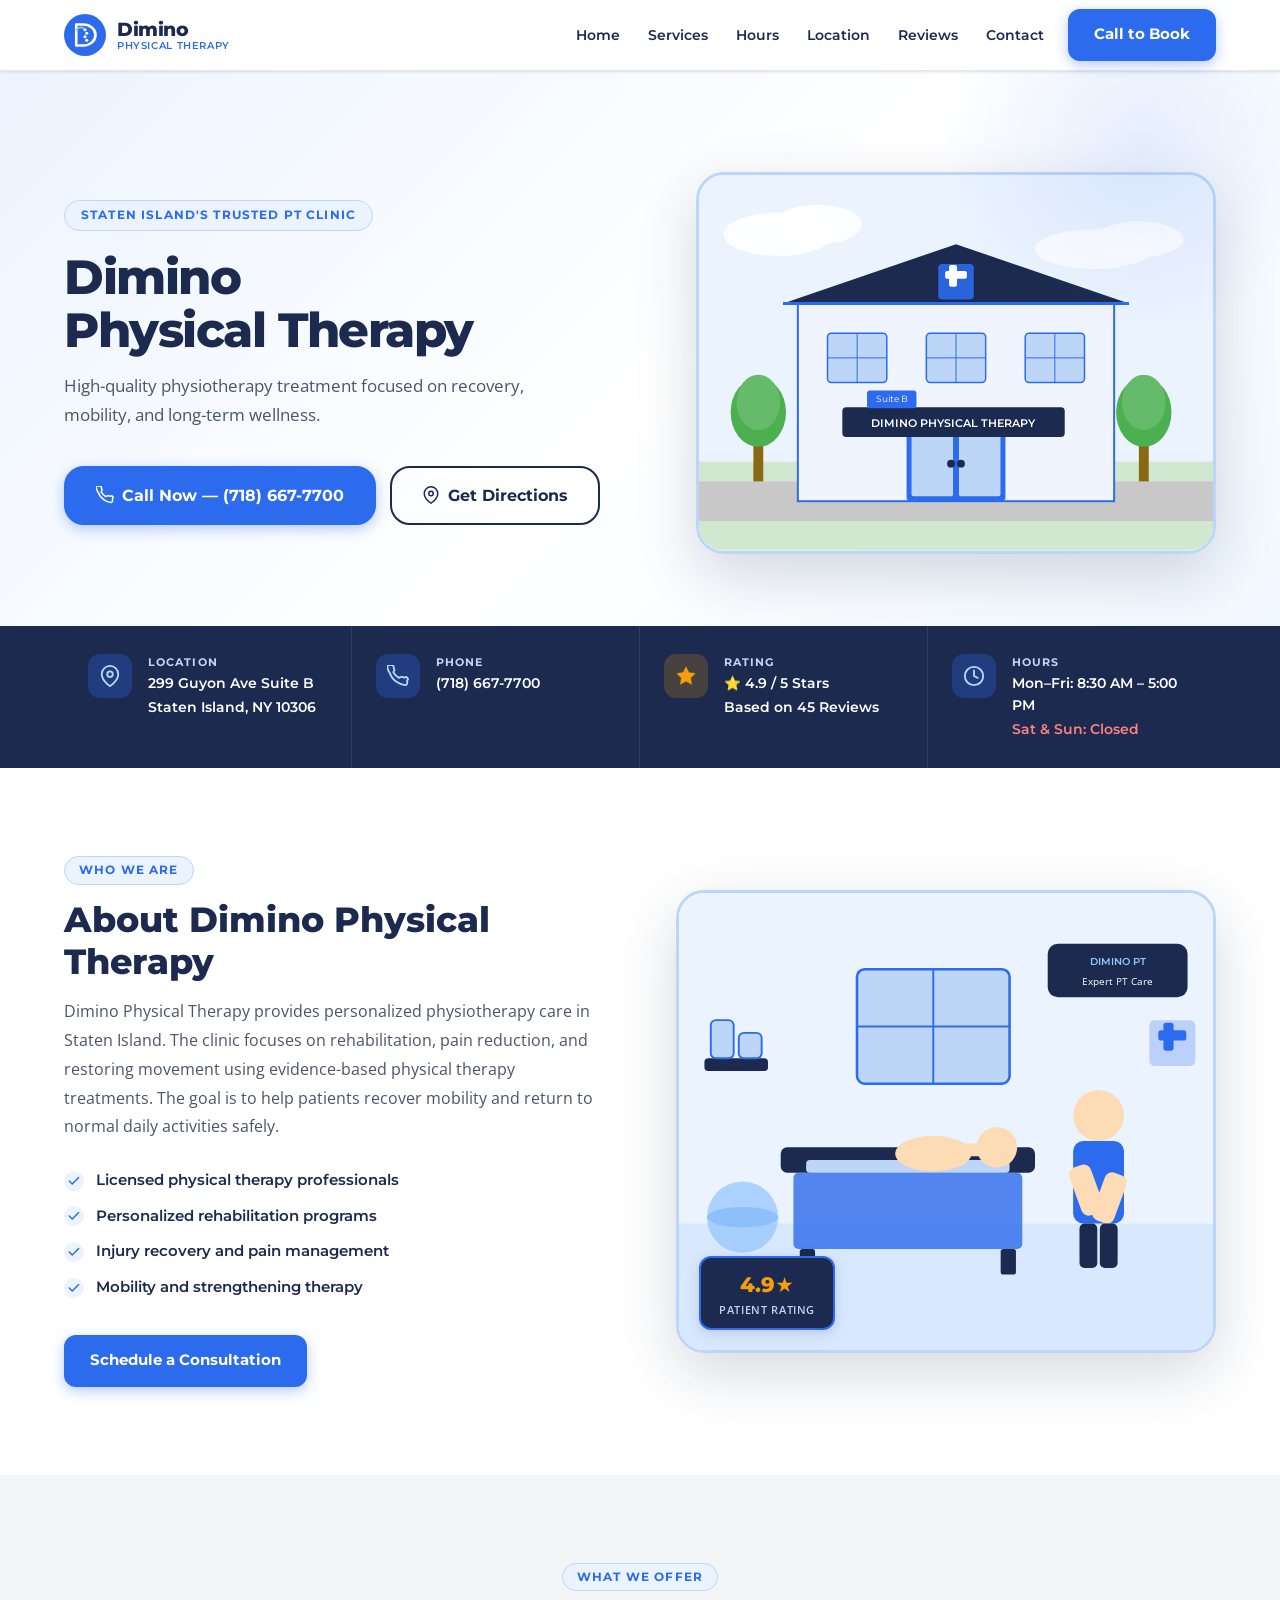
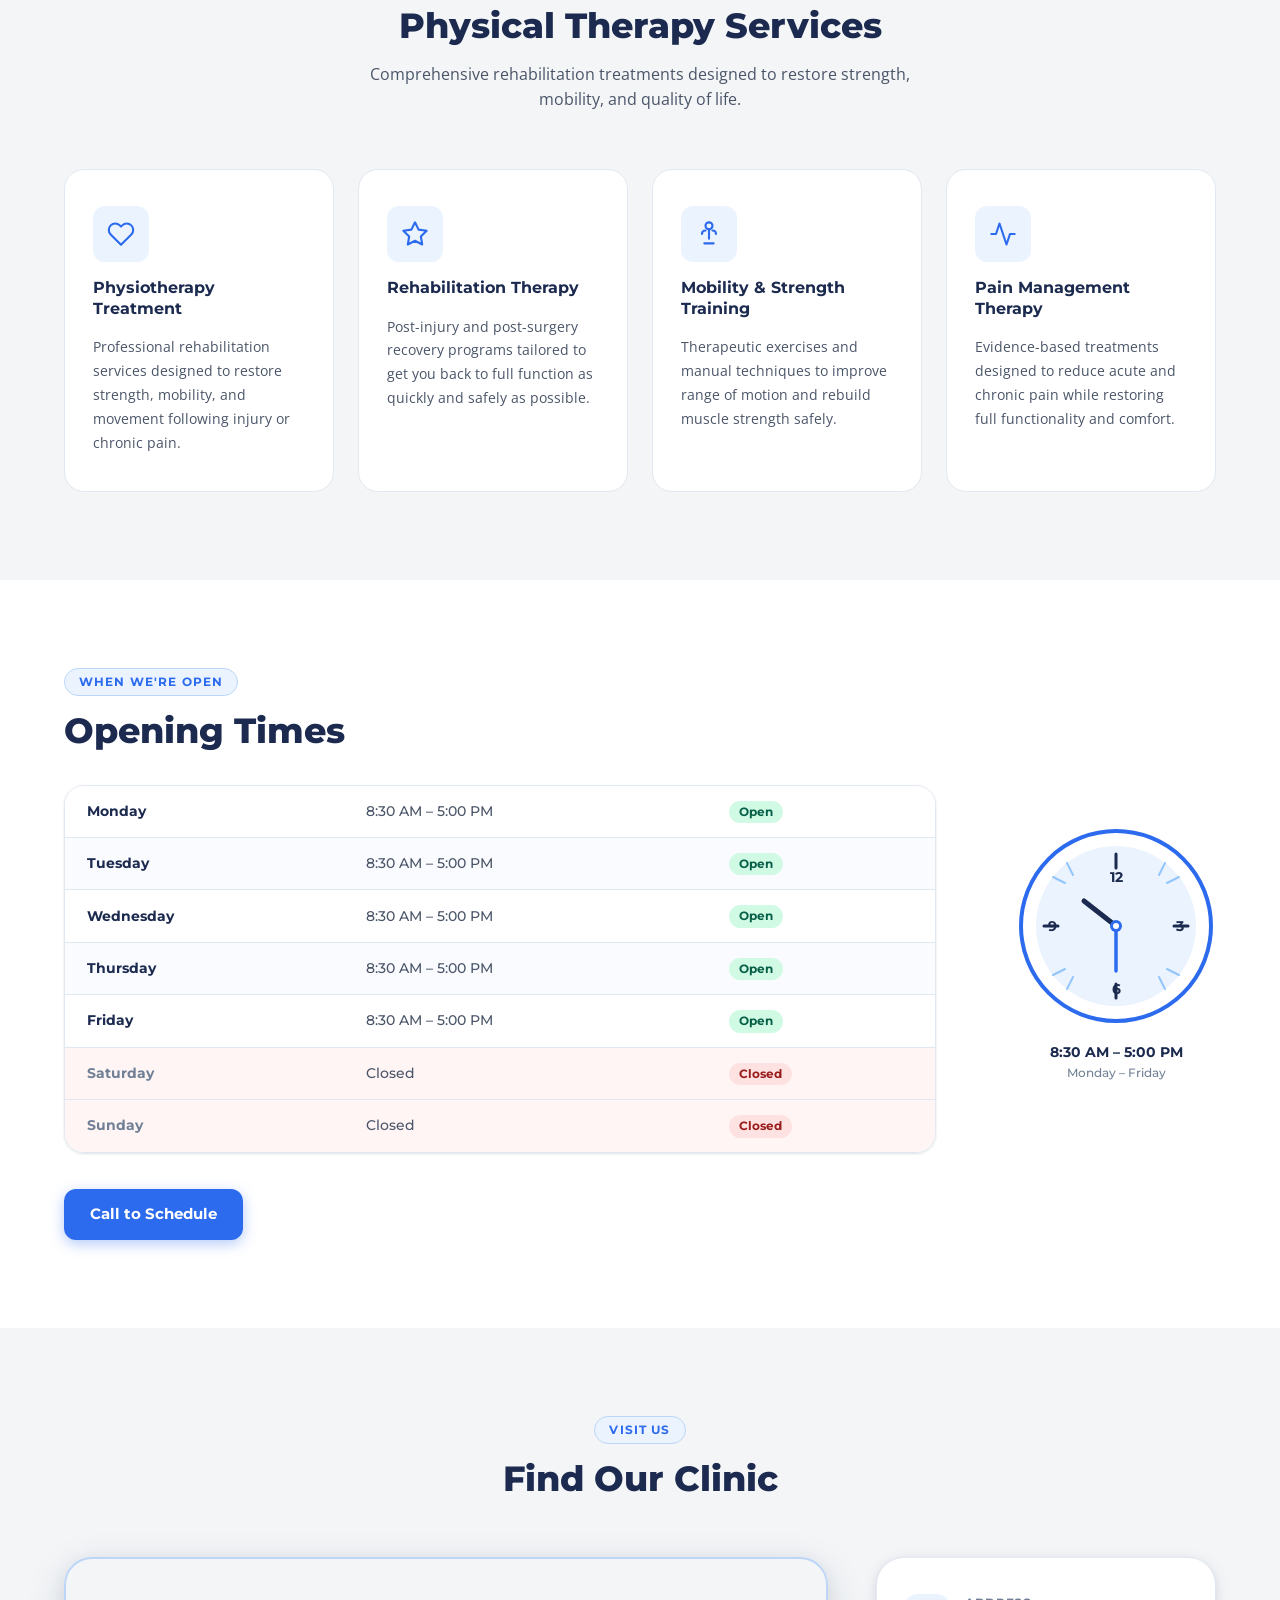
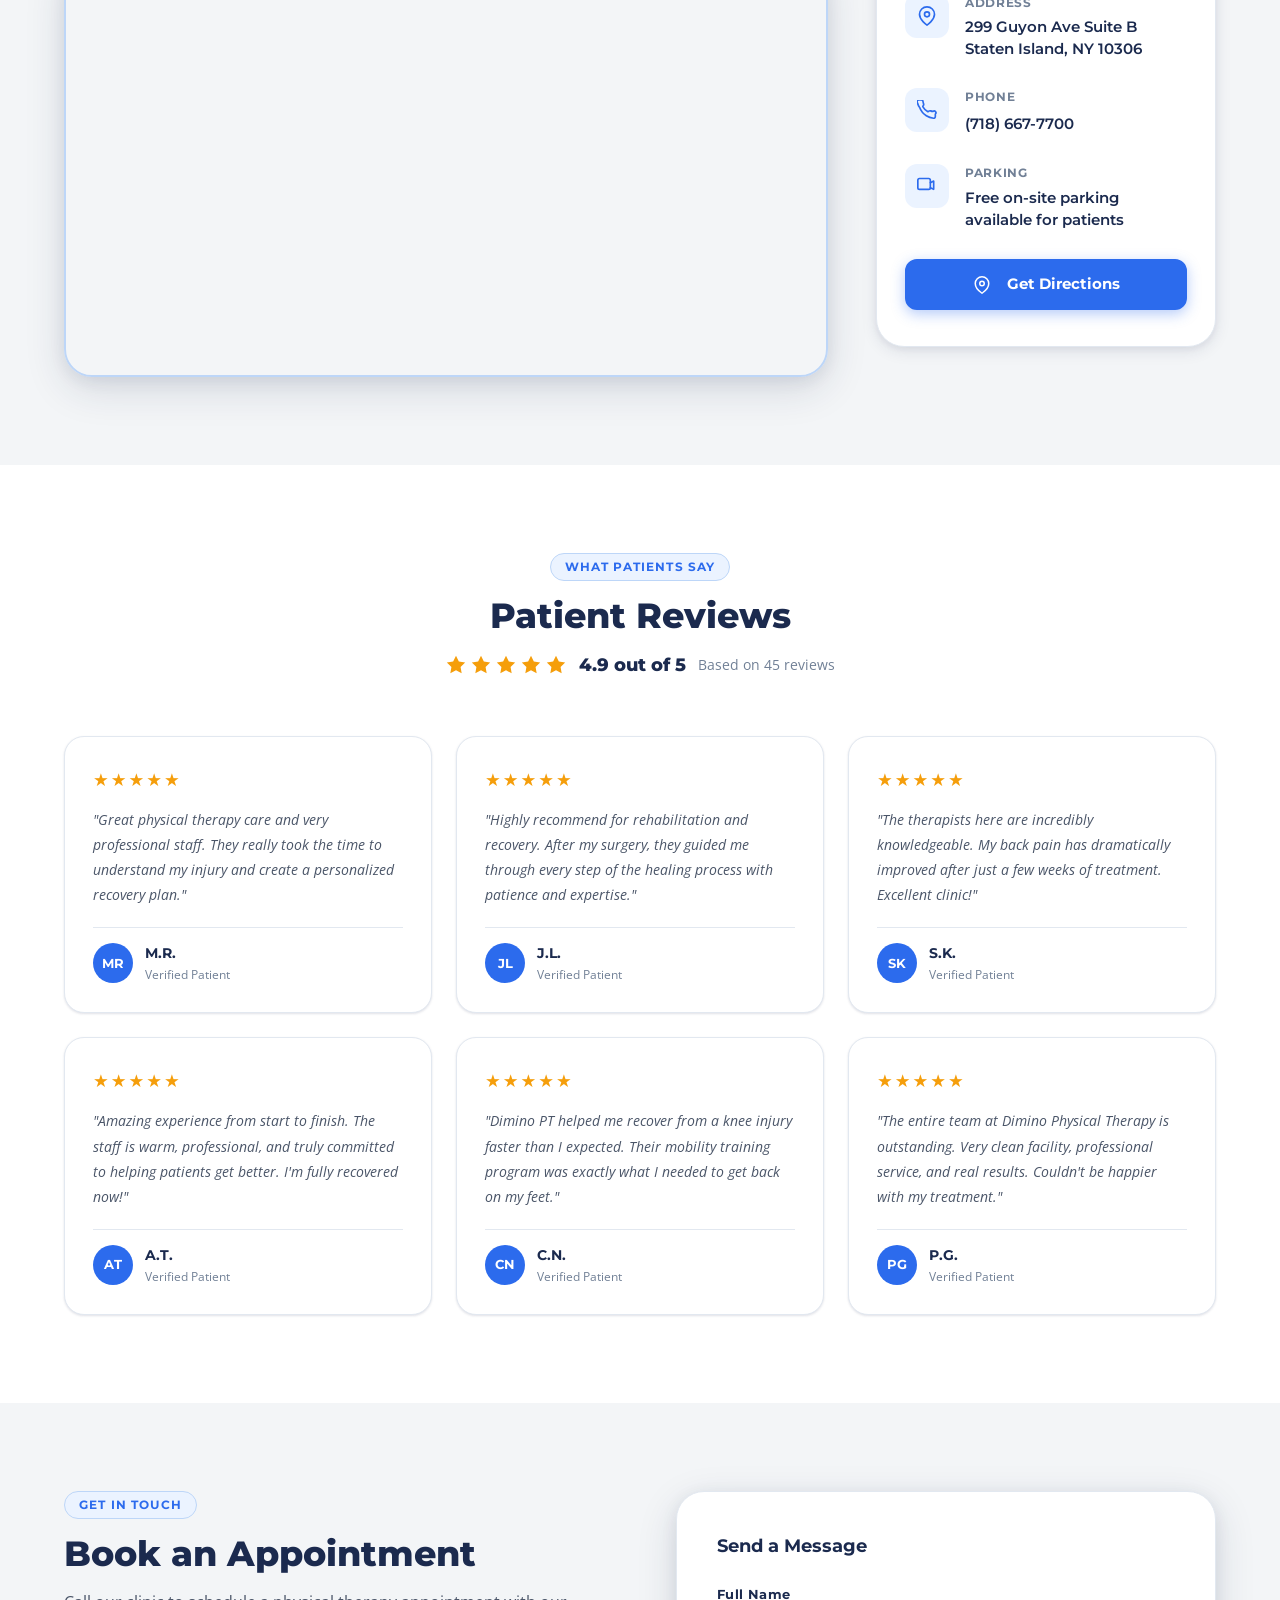
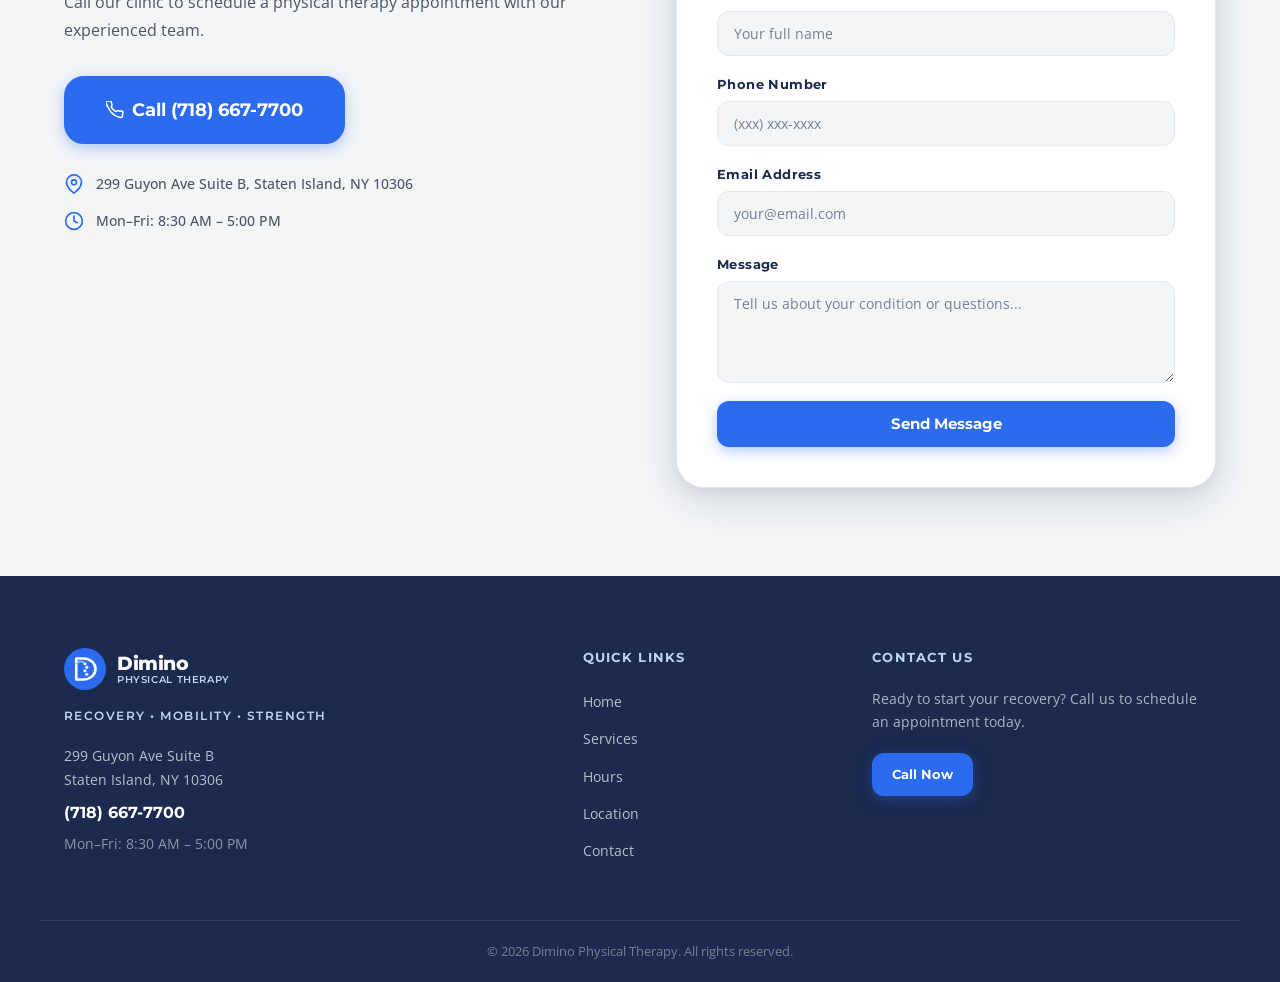
<file: index.html>
<!DOCTYPE html>
<html lang="en">
<head>
  <meta charset="UTF-8" />
  <meta name="viewport" content="width=device-width, initial-scale=1.0" />
  <title>Dimino Physical Therapy | Staten Island, NY</title>
  <meta name="description" content="Dimino Physical Therapy provides trusted physical therapy care in Staten Island, NY. Call (718) 667-7700 to book an appointment." />
  <link rel="stylesheet" href="styles.css" />
  <link rel="preconnect" href="https://fonts.googleapis.com" />
  <link rel="preconnect" href="https://fonts.gstatic.com" crossorigin />
  <link href="https://fonts.googleapis.com/css2?family=Montserrat:wght@400;500;600;700;800&family=Open+Sans:wght@400;500;600&display=swap" rel="stylesheet" />
</head>
<body>

  <!-- ═══════════════════════════════════════════════ NAVBAR ═══ -->
  <header class="navbar" id="navbar">
    <div class="container nav-inner">

      <!-- Logo -->
      <a href="#home" class="logo-link">
        <svg class="logo-icon" viewBox="0 0 48 48" fill="none" xmlns="http://www.w3.org/2000/svg" aria-hidden="true">
          <!-- Background circle -->
          <circle cx="24" cy="24" r="24" fill="#2C6BED"/>
          <!-- Stylized D + spine -->
          <path d="M14 12 H22 C30 12 36 17.5 36 24 C36 30.5 30 36 22 36 H14 Z"
                fill="none" stroke="white" stroke-width="3" stroke-linejoin="round"/>
          <!-- Spine dots (vertebrae) -->
          <circle cx="24" cy="18" r="1.8" fill="white"/>
          <circle cx="26" cy="22" r="1.8" fill="white"/>
          <circle cx="24" cy="26" r="1.8" fill="white"/>
          <circle cx="26" cy="30" r="1.8" fill="white"/>
          <!-- Motion arc -->
          <path d="M14 18 Q18 14 22 16" stroke="#93C5FD" stroke-width="2" fill="none" stroke-linecap="round"/>
        </svg>
        <span class="logo-text">
          <span class="logo-name">Dimino</span>
          <span class="logo-sub">Physical Therapy</span>
        </span>
      </a>

      <!-- Hamburger (mobile) -->
      <button class="hamburger" id="hamburger" aria-label="Open menu" aria-expanded="false">
        <span></span><span></span><span></span>
      </button>

      <!-- Nav links -->
      <nav class="nav-links" id="nav-links" role="navigation">
        <a href="#home">Home</a>
        <a href="#services">Services</a>
        <a href="#hours">Hours</a>
        <a href="#location">Location</a>
        <a href="#reviews">Reviews</a>
        <a href="#contact">Contact</a>
        <a href="tel:7186677700" class="btn btn-primary btn-nav">Call to Book</a>
      </nav>
    </div>
  </header>

  <!-- ══════════════════════════════════════════════ HERO ═══════ -->
  <section class="hero" id="home">
    <div class="container hero-inner">
      <div class="hero-content">
        <span class="hero-badge">Staten Island's Trusted PT Clinic</span>
        <h1 class="hero-title">
          Dimino<br/>Physical Therapy
        </h1>
        <p class="hero-subtitle">
          High-quality physiotherapy treatment focused on recovery, mobility, and long-term wellness.
        </p>
        <div class="hero-actions">
          <a href="tel:7186677700" class="btn btn-primary btn-lg">
            <svg viewBox="0 0 24 24" fill="none" stroke="currentColor" stroke-width="2" stroke-linecap="round" stroke-linejoin="round" aria-hidden="true"><path d="M22 16.92v3a2 2 0 01-2.18 2 19.79 19.79 0 01-8.63-3.07A19.5 19.5 0 013.07 8.81 19.79 19.79 0 01.22 2.18 2 2 0 012.18 0h3a2 2 0 012 1.72c.13 1.01.37 2 .72 2.96a2 2 0 01-.45 2.11L6.91 7.91a16 16 0 006.16 6.16l1.12-.56a2 2 0 012.11-.45c.96.35 1.95.59 2.96.72A2 2 0 0122 16.92z"/></svg>
            Call Now — (718) 667-7700
          </a>
          <a href="https://maps.google.com/?q=299+Guyon+Ave+Suite+B+Staten+Island+NY+10306" target="_blank" rel="noopener" class="btn btn-outline btn-lg">
            <svg viewBox="0 0 24 24" fill="none" stroke="currentColor" stroke-width="2" stroke-linecap="round" stroke-linejoin="round" aria-hidden="true"><path d="M21 10c0 7-9 13-9 13S3 17 3 10a9 9 0 0118 0z"/><circle cx="12" cy="10" r="3"/></svg>
            Get Directions
          </a>
        </div>
      </div>
      <div class="hero-image-wrap">
        <div class="hero-img-placeholder">
          <!-- Clinic exterior illustration placeholder -->
          <svg viewBox="0 0 520 380" fill="none" xmlns="http://www.w3.org/2000/svg">
            <!-- Sky -->
            <rect width="520" height="380" fill="#EBF3FF"/>
            <!-- Clouds -->
            <ellipse cx="80" cy="60" rx="55" ry="22" fill="white" opacity="0.9"/>
            <ellipse cx="120" cy="50" rx="45" ry="20" fill="white" opacity="0.9"/>
            <ellipse cx="400" cy="75" rx="60" ry="20" fill="white" opacity="0.85"/>
            <ellipse cx="445" cy="65" rx="45" ry="18" fill="white" opacity="0.85"/>
            <!-- Ground -->
            <rect y="290" width="520" height="90" fill="#D1E8D0"/>
            <!-- Sidewalk -->
            <rect y="310" width="520" height="40" fill="#C8C8C8"/>
            <!-- Building body -->
            <rect x="100" y="130" width="320" height="200" fill="#F0F4FF"/>
            <rect x="100" y="130" width="320" height="200" fill="none" stroke="#2C6BED" stroke-width="2"/>
            <!-- Roof -->
            <polygon points="85,130 260,70 435,130" fill="#1B2A4E"/>
            <!-- Roof edge -->
            <line x1="85" y1="130" x2="435" y2="130" stroke="#2C6BED" stroke-width="3"/>
            <!-- Windows row 1 -->
            <rect x="130" y="160" width="60" height="50" rx="4" fill="#BDD6F8" stroke="#2C6BED" stroke-width="1.5"/>
            <line x1="160" y1="160" x2="160" y2="210" stroke="#2C6BED" stroke-width="1"/>
            <line x1="130" y1="185" x2="190" y2="185" stroke="#2C6BED" stroke-width="1"/>
            <rect x="230" y="160" width="60" height="50" rx="4" fill="#BDD6F8" stroke="#2C6BED" stroke-width="1.5"/>
            <line x1="260" y1="160" x2="260" y2="210" stroke="#2C6BED" stroke-width="1"/>
            <line x1="230" y1="185" x2="290" y2="185" stroke="#2C6BED" stroke-width="1"/>
            <rect x="330" y="160" width="60" height="50" rx="4" fill="#BDD6F8" stroke="#2C6BED" stroke-width="1.5"/>
            <line x1="360" y1="160" x2="360" y2="210" stroke="#2C6BED" stroke-width="1"/>
            <line x1="330" y1="185" x2="390" y2="185" stroke="#2C6BED" stroke-width="1"/>
            <!-- Door -->
            <rect x="210" y="250" width="100" height="80" rx="4" fill="#2C6BED"/>
            <rect x="215" y="255" width="42" height="70" rx="2" fill="#BDD6F8"/>
            <rect x="263" y="255" width="42" height="70" rx="2" fill="#BDD6F8"/>
            <circle cx="255" cy="292" r="4" fill="#1B2A4E"/>
            <circle cx="265" cy="292" r="4" fill="#1B2A4E"/>
            <!-- Sign board -->
            <rect x="145" y="235" width="225" height="30" rx="4" fill="#1B2A4E"/>
            <text x="257" y="255" font-family="Montserrat,sans-serif" font-size="11" fill="white" text-anchor="middle" font-weight="600">DIMINO PHYSICAL THERAPY</text>
            <!-- Cross / medical symbol -->
            <rect x="242" y="90" width="36" height="36" rx="4" fill="#2C6BED" opacity="0.9"/>
            <rect x="249" y="97" width="22" height="8" rx="2" fill="white"/>
            <rect x="253" y="91" width="8" height="22" rx="2" fill="white"/>
            <!-- Trees -->
            <rect x="55" y="260" width="10" height="50" fill="#8B6914"/>
            <ellipse cx="60" cy="240" rx="28" ry="35" fill="#4CAF50"/>
            <ellipse cx="60" cy="230" rx="22" ry="28" fill="#66BB6A"/>
            <rect x="445" y="260" width="10" height="50" fill="#8B6914"/>
            <ellipse cx="450" cy="240" rx="28" ry="35" fill="#4CAF50"/>
            <ellipse cx="450" cy="230" rx="22" ry="28" fill="#66BB6A"/>
            <!-- Suite B label -->
            <rect x="170" y="218" width="50" height="18" rx="3" fill="#2C6BED"/>
            <text x="195" y="230" font-family="Montserrat,sans-serif" font-size="9" fill="white" text-anchor="middle">Suite B</text>
          </svg>
        </div>
      </div>
    </div>
  </section>

  <!-- ══════════════════════════════════════════════ QUICK INFO ══ -->
  <section class="quick-info" id="info-bar">
    <div class="container info-grid">

      <div class="info-card">
        <div class="info-icon">
          <svg viewBox="0 0 24 24" fill="none" stroke="currentColor" stroke-width="2" stroke-linecap="round" stroke-linejoin="round" aria-hidden="true"><path d="M21 10c0 7-9 13-9 13S3 17 3 10a9 9 0 0118 0z"/><circle cx="12" cy="10" r="3"/></svg>
        </div>
        <div class="info-text">
          <span class="info-label">Location</span>
          <span class="info-value">299 Guyon Ave Suite B</span>
          <span class="info-value">Staten Island, NY 10306</span>
        </div>
      </div>

      <div class="info-card">
        <div class="info-icon">
          <svg viewBox="0 0 24 24" fill="none" stroke="currentColor" stroke-width="2" stroke-linecap="round" stroke-linejoin="round" aria-hidden="true"><path d="M22 16.92v3a2 2 0 01-2.18 2 19.79 19.79 0 01-8.63-3.07A19.5 19.5 0 013.07 8.81 19.79 19.79 0 01.22 2.18 2 2 0 012.18 0h3a2 2 0 012 1.72c.13 1.01.37 2 .72 2.96a2 2 0 01-.45 2.11L6.91 7.91a16 16 0 006.16 6.16l1.12-.56a2 2 0 012.11-.45c.96.35 1.95.59 2.96.72A2 2 0 0122 16.92z"/></svg>
        </div>
        <div class="info-text">
          <span class="info-label">Phone</span>
          <a href="tel:7186677700" class="info-value info-link">(718) 667-7700</a>
        </div>
      </div>

      <div class="info-card">
        <div class="info-icon info-icon--gold">
          <svg viewBox="0 0 24 24" fill="currentColor" stroke="currentColor" stroke-width="0.5" aria-hidden="true"><polygon points="12 2 15.09 8.26 22 9.27 17 14.14 18.18 21.02 12 17.77 5.82 21.02 7 14.14 2 9.27 8.91 8.26 12 2"/></svg>
        </div>
        <div class="info-text">
          <span class="info-label">Rating</span>
          <span class="info-value">⭐ 4.9 / 5 Stars</span>
          <span class="info-value">Based on 45 Reviews</span>
        </div>
      </div>

      <div class="info-card">
        <div class="info-icon">
          <svg viewBox="0 0 24 24" fill="none" stroke="currentColor" stroke-width="2" stroke-linecap="round" stroke-linejoin="round" aria-hidden="true"><circle cx="12" cy="12" r="10"/><polyline points="12 6 12 12 16 14"/></svg>
        </div>
        <div class="info-text">
          <span class="info-label">Hours</span>
          <span class="info-value">Mon–Fri: 8:30 AM – 5:00 PM</span>
          <span class="info-value info-closed">Sat &amp; Sun: Closed</span>
        </div>
      </div>

    </div>
  </section>

  <!-- ══════════════════════════════════════════════ ABOUT ══════ -->
  <section class="about section" id="about">
    <div class="container about-inner">
      <div class="about-content">
        <span class="section-tag">Who We Are</span>
        <h2 class="section-title">About Dimino Physical Therapy</h2>
        <p class="about-text">
          Dimino Physical Therapy provides personalized physiotherapy care in Staten Island. The clinic focuses on rehabilitation, pain reduction, and restoring movement using evidence-based physical therapy treatments. The goal is to help patients recover mobility and return to normal daily activities safely.
        </p>
        <ul class="about-list">
          <li>
            <svg viewBox="0 0 24 24" fill="none" stroke="currentColor" stroke-width="2.5" stroke-linecap="round" stroke-linejoin="round" aria-hidden="true"><polyline points="20 6 9 17 4 12"/></svg>
            Licensed physical therapy professionals
          </li>
          <li>
            <svg viewBox="0 0 24 24" fill="none" stroke="currentColor" stroke-width="2.5" stroke-linecap="round" stroke-linejoin="round" aria-hidden="true"><polyline points="20 6 9 17 4 12"/></svg>
            Personalized rehabilitation programs
          </li>
          <li>
            <svg viewBox="0 0 24 24" fill="none" stroke="currentColor" stroke-width="2.5" stroke-linecap="round" stroke-linejoin="round" aria-hidden="true"><polyline points="20 6 9 17 4 12"/></svg>
            Injury recovery and pain management
          </li>
          <li>
            <svg viewBox="0 0 24 24" fill="none" stroke="currentColor" stroke-width="2.5" stroke-linecap="round" stroke-linejoin="round" aria-hidden="true"><polyline points="20 6 9 17 4 12"/></svg>
            Mobility and strengthening therapy
          </li>
        </ul>
        <a href="tel:7186677700" class="btn btn-primary">Schedule a Consultation</a>
      </div>

      <div class="about-image">
        <div class="about-img-wrap">
          <!-- Clinic interior / PT illustration -->
          <svg viewBox="0 0 420 360" fill="none" xmlns="http://www.w3.org/2000/svg">
            <rect width="420" height="360" fill="#EBF3FF" rx="16"/>
            <!-- Room floor -->
            <rect y="260" width="420" height="100" fill="#D8E8FF" rx="0"/>
            <!-- Treatment table -->
            <rect x="80" y="200" width="200" height="20" rx="5" fill="#1B2A4E"/>
            <rect x="90" y="220" width="180" height="60" rx="4" fill="#2C6BED" opacity="0.8"/>
            <rect x="100" y="210" width="160" height="10" rx="3" fill="#BDD6F8"/>
            <!-- Table legs -->
            <rect x="95" y="280" width="12" height="20" rx="2" fill="#1B2A4E"/>
            <rect x="253" y="280" width="12" height="20" rx="2" fill="#1B2A4E"/>
            <!-- Patient (lying) -->
            <ellipse cx="200" cy="205" rx="30" ry="14" fill="#FDDCB5"/>
            <circle cx="250" cy="200" r="16" fill="#FDDCB5"/>
            <rect x="220" y="197" width="32" height="10" rx="5" fill="#FDDCB5"/>
            <!-- Therapist -->
            <circle cx="330" cy="175" r="20" fill="#FDDCB5"/>
            <rect x="310" y="195" width="40" height="65" rx="8" fill="#2C6BED"/>
            <rect x="305" y="218" width="18" height="40" rx="6" fill="#FDDCB5" transform="rotate(-20 305 218)"/>
            <rect x="337" y="218" width="18" height="40" rx="6" fill="#FDDCB5" transform="rotate(20 337 218)"/>
            <rect x="315" y="260" width="14" height="35" rx="4" fill="#1B2A4E"/>
            <rect x="331" y="260" width="14" height="35" rx="4" fill="#1B2A4E"/>
            <!-- Wall shelf / equipment -->
            <rect x="20" y="130" width="50" height="10" rx="3" fill="#1B2A4E"/>
            <rect x="25" y="100" width="18" height="30" rx="4" fill="#BDD6F8" stroke="#2C6BED" stroke-width="1.5"/>
            <rect x="47" y="110" width="18" height="20" rx="4" fill="#BDD6F8" stroke="#2C6BED" stroke-width="1.5"/>
            <!-- Medical cross on wall -->
            <rect x="370" y="100" width="36" height="36" rx="4" fill="#2C6BED" opacity="0.25"/>
            <rect x="377" y="108" width="22" height="8" rx="2" fill="#2C6BED"/>
            <rect x="381" y="102" width="8" height="22" rx="2" fill="#2C6BED"/>
            <!-- Window -->
            <rect x="140" y="60" width="120" height="90" rx="6" fill="#BDD6F8" stroke="#2C6BED" stroke-width="2"/>
            <line x1="200" y1="60" x2="200" y2="150" stroke="#2C6BED" stroke-width="1.5"/>
            <line x1="140" y1="105" x2="260" y2="105" stroke="#2C6BED" stroke-width="1.5"/>
            <!-- Exercise ball -->
            <circle cx="50" cy="255" r="28" fill="#93C5FD" opacity="0.7"/>
            <ellipse cx="50" cy="255" rx="28" ry="8" fill="#60A5FA" opacity="0.4"/>
            <!-- Tag badge -->
            <rect x="290" y="40" width="110" height="42" rx="8" fill="#1B2A4E"/>
            <text x="345" y="57" font-family="Montserrat,sans-serif" font-size="8" fill="#93C5FD" text-anchor="middle" font-weight="600">DIMINO PT</text>
            <text x="345" y="72" font-family="Open Sans,sans-serif" font-size="7.5" fill="white" text-anchor="middle">Expert PT Care</text>
          </svg>
          <div class="about-badge">
            <span class="badge-num">4.9★</span>
            <span class="badge-txt">Patient Rating</span>
          </div>
        </div>
      </div>
    </div>
  </section>

  <!-- ══════════════════════════════════════════════ SERVICES ═══ -->
  <section class="services section section--alt" id="services">
    <div class="container">
      <div class="section-header">
        <span class="section-tag">What We Offer</span>
        <h2 class="section-title">Physical Therapy Services</h2>
        <p class="section-sub">Comprehensive rehabilitation treatments designed to restore strength, mobility, and quality of life.</p>
      </div>
      <div class="services-grid">

        <article class="service-card">
          <div class="service-icon">
            <svg viewBox="0 0 24 24" fill="none" stroke="currentColor" stroke-width="1.8" stroke-linecap="round" stroke-linejoin="round" aria-hidden="true">
              <path d="M20.84 4.61a5.5 5.5 0 00-7.78 0L12 5.67l-1.06-1.06a5.5 5.5 0 00-7.78 7.78l1.06 1.06L12 21.23l7.78-7.78 1.06-1.06a5.5 5.5 0 000-7.78z"/>
            </svg>
          </div>
          <h3 class="service-title">Physiotherapy Treatment</h3>
          <p class="service-desc">Professional rehabilitation services designed to restore strength, mobility, and movement following injury or chronic pain.</p>
        </article>

        <article class="service-card">
          <div class="service-icon">
            <svg viewBox="0 0 24 24" fill="none" stroke="currentColor" stroke-width="1.8" stroke-linecap="round" stroke-linejoin="round" aria-hidden="true">
              <path d="M12 2l3.09 6.26L22 9.27l-5 4.87 1.18 6.88L12 17.77l-6.18 3.25L7 14.14 2 9.27l6.91-1.01L12 2z"/>
            </svg>
          </div>
          <h3 class="service-title">Rehabilitation Therapy</h3>
          <p class="service-desc">Post-injury and post-surgery recovery programs tailored to get you back to full function as quickly and safely as possible.</p>
        </article>

        <article class="service-card">
          <div class="service-icon">
            <svg viewBox="0 0 24 24" fill="none" stroke="currentColor" stroke-width="1.8" stroke-linecap="round" stroke-linejoin="round" aria-hidden="true">
              <circle cx="12" cy="5" r="3"/><path d="M12 8v8M8 20h8M6 12c0-2 1-3 3-3M18 12c0-2-1-3-3-3"/>
            </svg>
          </div>
          <h3 class="service-title">Mobility &amp; Strength Training</h3>
          <p class="service-desc">Therapeutic exercises and manual techniques to improve range of motion and rebuild muscle strength safely.</p>
        </article>

        <article class="service-card">
          <div class="service-icon">
            <svg viewBox="0 0 24 24" fill="none" stroke="currentColor" stroke-width="1.8" stroke-linecap="round" stroke-linejoin="round" aria-hidden="true">
              <path d="M22 12h-4l-3 9L9 3l-3 9H2"/>
            </svg>
          </div>
          <h3 class="service-title">Pain Management Therapy</h3>
          <p class="service-desc">Evidence-based treatments designed to reduce acute and chronic pain while restoring full functionality and comfort.</p>
        </article>

      </div>
    </div>
  </section>

  <!-- ══════════════════════════════════════════════ HOURS ══════ -->
  <section class="hours section" id="hours">
    <div class="container hours-inner">
      <div class="hours-content">
        <span class="section-tag">When We're Open</span>
        <h2 class="section-title">Opening Times</h2>
        <div class="hours-table-wrap">
          <table class="hours-table" aria-label="Clinic opening hours">
            <tbody>
              <tr class="open-day"><td>Monday</td><td>8:30 AM – 5:00 PM</td><td><span class="badge-open">Open</span></td></tr>
              <tr class="open-day"><td>Tuesday</td><td>8:30 AM – 5:00 PM</td><td><span class="badge-open">Open</span></td></tr>
              <tr class="open-day"><td>Wednesday</td><td>8:30 AM – 5:00 PM</td><td><span class="badge-open">Open</span></td></tr>
              <tr class="open-day"><td>Thursday</td><td>8:30 AM – 5:00 PM</td><td><span class="badge-open">Open</span></td></tr>
              <tr class="open-day"><td>Friday</td><td>8:30 AM – 5:00 PM</td><td><span class="badge-open">Open</span></td></tr>
              <tr class="closed-day"><td>Saturday</td><td>Closed</td><td><span class="badge-closed">Closed</span></td></tr>
              <tr class="closed-day"><td>Sunday</td><td>Closed</td><td><span class="badge-closed">Closed</span></td></tr>
            </tbody>
          </table>
        </div>
        <a href="tel:7186677700" class="btn btn-primary">Call to Schedule</a>
      </div>
      <div class="hours-visual" aria-hidden="true">
        <div class="clock-wrap">
          <svg class="clock-svg" viewBox="0 0 200 200" fill="none" xmlns="http://www.w3.org/2000/svg">
            <circle cx="100" cy="100" r="95" fill="white" stroke="#2C6BED" stroke-width="4"/>
            <circle cx="100" cy="100" r="80" fill="#EBF3FF"/>
            <!-- Hour marks -->
            <line x1="100" y1="28" x2="100" y2="42" stroke="#1B2A4E" stroke-width="3" stroke-linecap="round"/>
            <line x1="172" y1="100" x2="158" y2="100" stroke="#1B2A4E" stroke-width="3" stroke-linecap="round"/>
            <line x1="100" y1="172" x2="100" y2="158" stroke="#1B2A4E" stroke-width="3" stroke-linecap="round"/>
            <line x1="28" y1="100" x2="42" y2="100" stroke="#1B2A4E" stroke-width="3" stroke-linecap="round"/>
            <!-- Minor marks -->
            <line x1="149" y1="37" x2="143" y2="49" stroke="#93C5FD" stroke-width="2" stroke-linecap="round"/>
            <line x1="163" y1="51" x2="151" y2="57" stroke="#93C5FD" stroke-width="2" stroke-linecap="round"/>
            <line x1="163" y1="149" x2="151" y2="143" stroke="#93C5FD" stroke-width="2" stroke-linecap="round"/>
            <line x1="149" y1="163" x2="143" y2="151" stroke="#93C5FD" stroke-width="2" stroke-linecap="round"/>
            <line x1="51" y1="37" x2="57" y2="49" stroke="#93C5FD" stroke-width="2" stroke-linecap="round"/>
            <line x1="37" y1="51" x2="49" y2="57" stroke="#93C5FD" stroke-width="2" stroke-linecap="round"/>
            <line x1="37" y1="149" x2="49" y2="143" stroke="#93C5FD" stroke-width="2" stroke-linecap="round"/>
            <line x1="51" y1="163" x2="57" y2="151" stroke="#93C5FD" stroke-width="2" stroke-linecap="round"/>
            <!-- Numbers -->
            <text x="100" y="56" text-anchor="middle" font-family="Montserrat,sans-serif" font-size="14" font-weight="700" fill="#1B2A4E">12</text>
            <text x="164" y="105" text-anchor="middle" font-family="Montserrat,sans-serif" font-size="14" font-weight="700" fill="#1B2A4E">3</text>
            <text x="100" y="168" text-anchor="middle" font-family="Montserrat,sans-serif" font-size="14" font-weight="700" fill="#1B2A4E">6</text>
            <text x="36" y="105" text-anchor="middle" font-family="Montserrat,sans-serif" font-size="14" font-weight="700" fill="#1B2A4E">9</text>
            <!-- Hour hand (pointing to ~8:30) -->
            <line x1="100" y1="100" x2="68" y2="75" stroke="#1B2A4E" stroke-width="5" stroke-linecap="round"/>
            <!-- Minute hand (pointing to 6 = 30 min) -->
            <line x1="100" y1="100" x2="100" y2="145" stroke="#2C6BED" stroke-width="3.5" stroke-linecap="round"/>
            <!-- Center dot -->
            <circle cx="100" cy="100" r="6" fill="#2C6BED"/>
            <circle cx="100" cy="100" r="3" fill="white"/>
          </svg>
          <p class="clock-label">8:30 AM – 5:00 PM<br/><span>Monday – Friday</span></p>
        </div>
      </div>
    </div>
  </section>

  <!-- ══════════════════════════════════════════════ LOCATION ═══ -->
  <section class="location section section--alt" id="location">
    <div class="container">
      <div class="section-header">
        <span class="section-tag">Visit Us</span>
        <h2 class="section-title">Find Our Clinic</h2>
      </div>
      <div class="location-inner">
        <div class="map-wrap">
          <iframe
            title="Dimino Physical Therapy location map"
            src="https://www.google.com/maps/embed?pb=!1m18!1m12!1m3!1d3029.372!2d-74.1168!3d40.5537!2m3!1f0!2f0!3f0!3m2!1i1024!2i768!4f13.1!3m3!1m2!1s0x89c24fc9e7d0e3a3%3A0x7f7e5d6c3d3b5a1b!2s299+Guyon+Ave%2C+Staten+Island%2C+NY+10306!5e0!3m2!1sen!2sus!4v1700000000000!5m2!1sen!2sus"
            allowfullscreen
            loading="lazy"
            referrerpolicy="no-referrer-when-downgrade">
          </iframe>
        </div>
        <div class="location-info">
          <div class="loc-detail">
            <div class="loc-icon">
              <svg viewBox="0 0 24 24" fill="none" stroke="currentColor" stroke-width="2" stroke-linecap="round" stroke-linejoin="round" aria-hidden="true"><path d="M21 10c0 7-9 13-9 13S3 17 3 10a9 9 0 0118 0z"/><circle cx="12" cy="10" r="3"/></svg>
            </div>
            <div>
              <p class="loc-label">Address</p>
              <p class="loc-val">299 Guyon Ave Suite B<br/>Staten Island, NY 10306</p>
            </div>
          </div>
          <div class="loc-detail">
            <div class="loc-icon">
              <svg viewBox="0 0 24 24" fill="none" stroke="currentColor" stroke-width="2" stroke-linecap="round" stroke-linejoin="round" aria-hidden="true"><path d="M22 16.92v3a2 2 0 01-2.18 2 19.79 19.79 0 01-8.63-3.07A19.5 19.5 0 013.07 8.81 19.79 19.79 0 01.22 2.18 2 2 0 012.18 0h3a2 2 0 012 1.72c.13 1.01.37 2 .72 2.96a2 2 0 01-.45 2.11L6.91 7.91a16 16 0 006.16 6.16l1.12-.56a2 2 0 012.11-.45c.96.35 1.95.59 2.96.72A2 2 0 0122 16.92z"/></svg>
            </div>
            <div>
              <p class="loc-label">Phone</p>
              <a href="tel:7186677700" class="loc-val loc-link">(718) 667-7700</a>
            </div>
          </div>
          <div class="loc-detail">
            <div class="loc-icon">
              <svg viewBox="0 0 24 24" fill="none" stroke="currentColor" stroke-width="2" stroke-linecap="round" stroke-linejoin="round" aria-hidden="true"><rect x="1" y="3" width="15" height="13" rx="2"/><path d="M16 8l4-2v10l-4-2"/></svg>
            </div>
            <div>
              <p class="loc-label">Parking</p>
              <p class="loc-val">Free on-site parking available for patients</p>
            </div>
          </div>
          <a href="https://maps.google.com/?q=299+Guyon+Ave+Suite+B+Staten+Island+NY+10306" target="_blank" rel="noopener" class="btn btn-primary" style="width:100%;justify-content:center;">
            <svg viewBox="0 0 24 24" fill="none" stroke="currentColor" stroke-width="2" stroke-linecap="round" stroke-linejoin="round" style="width:18px;height:18px;margin-right:8px;" aria-hidden="true"><path d="M21 10c0 7-9 13-9 13S3 17 3 10a9 9 0 0118 0z"/><circle cx="12" cy="10" r="3"/></svg>
            Get Directions
          </a>
        </div>
      </div>
    </div>
  </section>

  <!-- ══════════════════════════════════════════════ REVIEWS ════ -->
  <section class="reviews section" id="reviews">
    <div class="container">
      <div class="section-header">
        <span class="section-tag">What Patients Say</span>
        <h2 class="section-title">Patient Reviews</h2>
        <div class="reviews-summary">
          <div class="summary-stars" aria-label="4.9 out of 5 stars">
            <svg viewBox="0 0 24 24" fill="currentColor" aria-hidden="true"><polygon points="12 2 15.09 8.26 22 9.27 17 14.14 18.18 21.02 12 17.77 5.82 21.02 7 14.14 2 9.27 8.91 8.26 12 2"/></svg>
            <svg viewBox="0 0 24 24" fill="currentColor" aria-hidden="true"><polygon points="12 2 15.09 8.26 22 9.27 17 14.14 18.18 21.02 12 17.77 5.82 21.02 7 14.14 2 9.27 8.91 8.26 12 2"/></svg>
            <svg viewBox="0 0 24 24" fill="currentColor" aria-hidden="true"><polygon points="12 2 15.09 8.26 22 9.27 17 14.14 18.18 21.02 12 17.77 5.82 21.02 7 14.14 2 9.27 8.91 8.26 12 2"/></svg>
            <svg viewBox="0 0 24 24" fill="currentColor" aria-hidden="true"><polygon points="12 2 15.09 8.26 22 9.27 17 14.14 18.18 21.02 12 17.77 5.82 21.02 7 14.14 2 9.27 8.91 8.26 12 2"/></svg>
            <svg viewBox="0 0 24 24" fill="currentColor" aria-hidden="true"><polygon points="12 2 15.09 8.26 22 9.27 17 14.14 18.18 21.02 12 17.77 5.82 21.02 7 14.14 2 9.27 8.91 8.26 12 2"/></svg>
          </div>
          <span class="summary-score">4.9 out of 5</span>
          <span class="summary-count">Based on 45 reviews</span>
        </div>
      </div>
      <div class="reviews-grid">

        <article class="review-card">
          <div class="review-stars" aria-label="5 stars">★★★★★</div>
          <p class="review-text">"Great physical therapy care and very professional staff. They really took the time to understand my injury and create a personalized recovery plan."</p>
          <div class="review-author">
            <div class="review-avatar">MR</div>
            <div>
              <p class="review-name">M.R.</p>
              <p class="review-date">Verified Patient</p>
            </div>
          </div>
        </article>

        <article class="review-card">
          <div class="review-stars" aria-label="5 stars">★★★★★</div>
          <p class="review-text">"Highly recommend for rehabilitation and recovery. After my surgery, they guided me through every step of the healing process with patience and expertise."</p>
          <div class="review-author">
            <div class="review-avatar">JL</div>
            <div>
              <p class="review-name">J.L.</p>
              <p class="review-date">Verified Patient</p>
            </div>
          </div>
        </article>

        <article class="review-card">
          <div class="review-stars" aria-label="5 stars">★★★★★</div>
          <p class="review-text">"The therapists here are incredibly knowledgeable. My back pain has dramatically improved after just a few weeks of treatment. Excellent clinic!"</p>
          <div class="review-author">
            <div class="review-avatar">SK</div>
            <div>
              <p class="review-name">S.K.</p>
              <p class="review-date">Verified Patient</p>
            </div>
          </div>
        </article>

        <article class="review-card">
          <div class="review-stars" aria-label="5 stars">★★★★★</div>
          <p class="review-text">"Amazing experience from start to finish. The staff is warm, professional, and truly committed to helping patients get better. I'm fully recovered now!"</p>
          <div class="review-author">
            <div class="review-avatar">AT</div>
            <div>
              <p class="review-name">A.T.</p>
              <p class="review-date">Verified Patient</p>
            </div>
          </div>
        </article>

        <article class="review-card">
          <div class="review-stars" aria-label="5 stars">★★★★★</div>
          <p class="review-text">"Dimino PT helped me recover from a knee injury faster than I expected. Their mobility training program was exactly what I needed to get back on my feet."</p>
          <div class="review-author">
            <div class="review-avatar">CN</div>
            <div>
              <p class="review-name">C.N.</p>
              <p class="review-date">Verified Patient</p>
            </div>
          </div>
        </article>

        <article class="review-card">
          <div class="review-stars" aria-label="5 stars">★★★★★</div>
          <p class="review-text">"The entire team at Dimino Physical Therapy is outstanding. Very clean facility, professional service, and real results. Couldn't be happier with my treatment."</p>
          <div class="review-author">
            <div class="review-avatar">PG</div>
            <div>
              <p class="review-name">P.G.</p>
              <p class="review-date">Verified Patient</p>
            </div>
          </div>
        </article>

      </div>
    </div>
  </section>

  <!-- ══════════════════════════════════════════════ CONTACT ════ -->
  <section class="contact section section--alt" id="contact">
    <div class="container contact-inner">
      <div class="contact-info">
        <span class="section-tag">Get in Touch</span>
        <h2 class="section-title">Book an Appointment</h2>
        <p class="contact-sub">Call our clinic to schedule a physical therapy appointment with our experienced team.</p>
        <a href="tel:7186677700" class="btn btn-primary btn-xl">
          <svg viewBox="0 0 24 24" fill="none" stroke="currentColor" stroke-width="2" stroke-linecap="round" stroke-linejoin="round" aria-hidden="true"><path d="M22 16.92v3a2 2 0 01-2.18 2 19.79 19.79 0 01-8.63-3.07A19.5 19.5 0 013.07 8.81 19.79 19.79 0 01.22 2.18 2 2 0 012.18 0h3a2 2 0 012 1.72c.13 1.01.37 2 .72 2.96a2 2 0 01-.45 2.11L6.91 7.91a16 16 0 006.16 6.16l1.12-.56a2 2 0 012.11-.45c.96.35 1.95.59 2.96.72A2 2 0 0122 16.92z"/></svg>
          Call (718) 667-7700
        </a>
        <div class="contact-details">
          <div class="c-detail">
            <svg viewBox="0 0 24 24" fill="none" stroke="currentColor" stroke-width="2" stroke-linecap="round" stroke-linejoin="round" aria-hidden="true"><path d="M21 10c0 7-9 13-9 13S3 17 3 10a9 9 0 0118 0z"/><circle cx="12" cy="10" r="3"/></svg>
            <span>299 Guyon Ave Suite B, Staten Island, NY 10306</span>
          </div>
          <div class="c-detail">
            <svg viewBox="0 0 24 24" fill="none" stroke="currentColor" stroke-width="2" stroke-linecap="round" stroke-linejoin="round" aria-hidden="true"><circle cx="12" cy="12" r="10"/><polyline points="12 6 12 12 16 14"/></svg>
            <span>Mon–Fri: 8:30 AM – 5:00 PM</span>
          </div>
        </div>
      </div>

      <div class="contact-form-wrap">
        <form class="contact-form" id="contact-form" novalidate>
          <h3 class="form-title">Send a Message</h3>
          <div class="form-group">
            <label for="f-name">Full Name</label>
            <input type="text" id="f-name" name="name" placeholder="Your full name" autocomplete="name" required />
          </div>
          <div class="form-group">
            <label for="f-phone">Phone Number</label>
            <input type="tel" id="f-phone" name="phone" placeholder="(xxx) xxx-xxxx" autocomplete="tel" required />
          </div>
          <div class="form-group">
            <label for="f-email">Email Address</label>
            <input type="email" id="f-email" name="email" placeholder="your@email.com" autocomplete="email" />
          </div>
          <div class="form-group">
            <label for="f-message">Message</label>
            <textarea id="f-message" name="message" rows="4" placeholder="Tell us about your condition or questions..."></textarea>
          </div>
          <button type="submit" class="btn btn-primary" style="width:100%;justify-content:center;">Send Message</button>
          <div class="form-success" id="form-success" aria-live="polite"></div>
        </form>
      </div>
    </div>
  </section>

  <!-- ══════════════════════════════════════════════ FOOTER ═════ -->
  <footer class="footer">
    <div class="container footer-inner">

      <div class="footer-brand">
        <a href="#home" class="logo-link logo-link--white">
          <svg class="logo-icon" viewBox="0 0 48 48" fill="none" xmlns="http://www.w3.org/2000/svg" aria-hidden="true">
            <circle cx="24" cy="24" r="24" fill="#2C6BED"/>
            <path d="M14 12 H22 C30 12 36 17.5 36 24 C36 30.5 30 36 22 36 H14 Z" fill="none" stroke="white" stroke-width="3" stroke-linejoin="round"/>
            <circle cx="24" cy="18" r="1.8" fill="white"/>
            <circle cx="26" cy="22" r="1.8" fill="white"/>
            <circle cx="24" cy="26" r="1.8" fill="white"/>
            <circle cx="26" cy="30" r="1.8" fill="white"/>
            <path d="M14 18 Q18 14 22 16" stroke="#93C5FD" stroke-width="2" fill="none" stroke-linecap="round"/>
          </svg>
          <span class="logo-text logo-text--white">
            <span class="logo-name">Dimino</span>
            <span class="logo-sub">Physical Therapy</span>
          </span>
        </a>
        <p class="footer-tagline">Recovery • Mobility • Strength</p>
        <p class="footer-addr">299 Guyon Ave Suite B<br/>Staten Island, NY 10306</p>
        <a href="tel:7186677700" class="footer-phone">(718) 667-7700</a>
        <p class="footer-hours">Mon–Fri: 8:30 AM – 5:00 PM</p>
      </div>

      <div class="footer-links">
        <h4>Quick Links</h4>
        <nav aria-label="Footer navigation">
          <a href="#home">Home</a>
          <a href="#services">Services</a>
          <a href="#hours">Hours</a>
          <a href="#location">Location</a>
          <a href="#contact">Contact</a>
        </nav>
      </div>

      <div class="footer-contact">
        <h4>Contact Us</h4>
        <p>Ready to start your recovery? Call us to schedule an appointment today.</p>
        <a href="tel:7186677700" class="btn btn-primary btn-sm footer-cta">Call Now</a>
      </div>

    </div>
    <div class="footer-bottom">
      <div class="container">
        <p>© <span id="year"></span> Dimino Physical Therapy. All rights reserved.</p>
      </div>
    </div>
  </footer>

  <script src="script.js"></script>
</body>
</html>
</file>
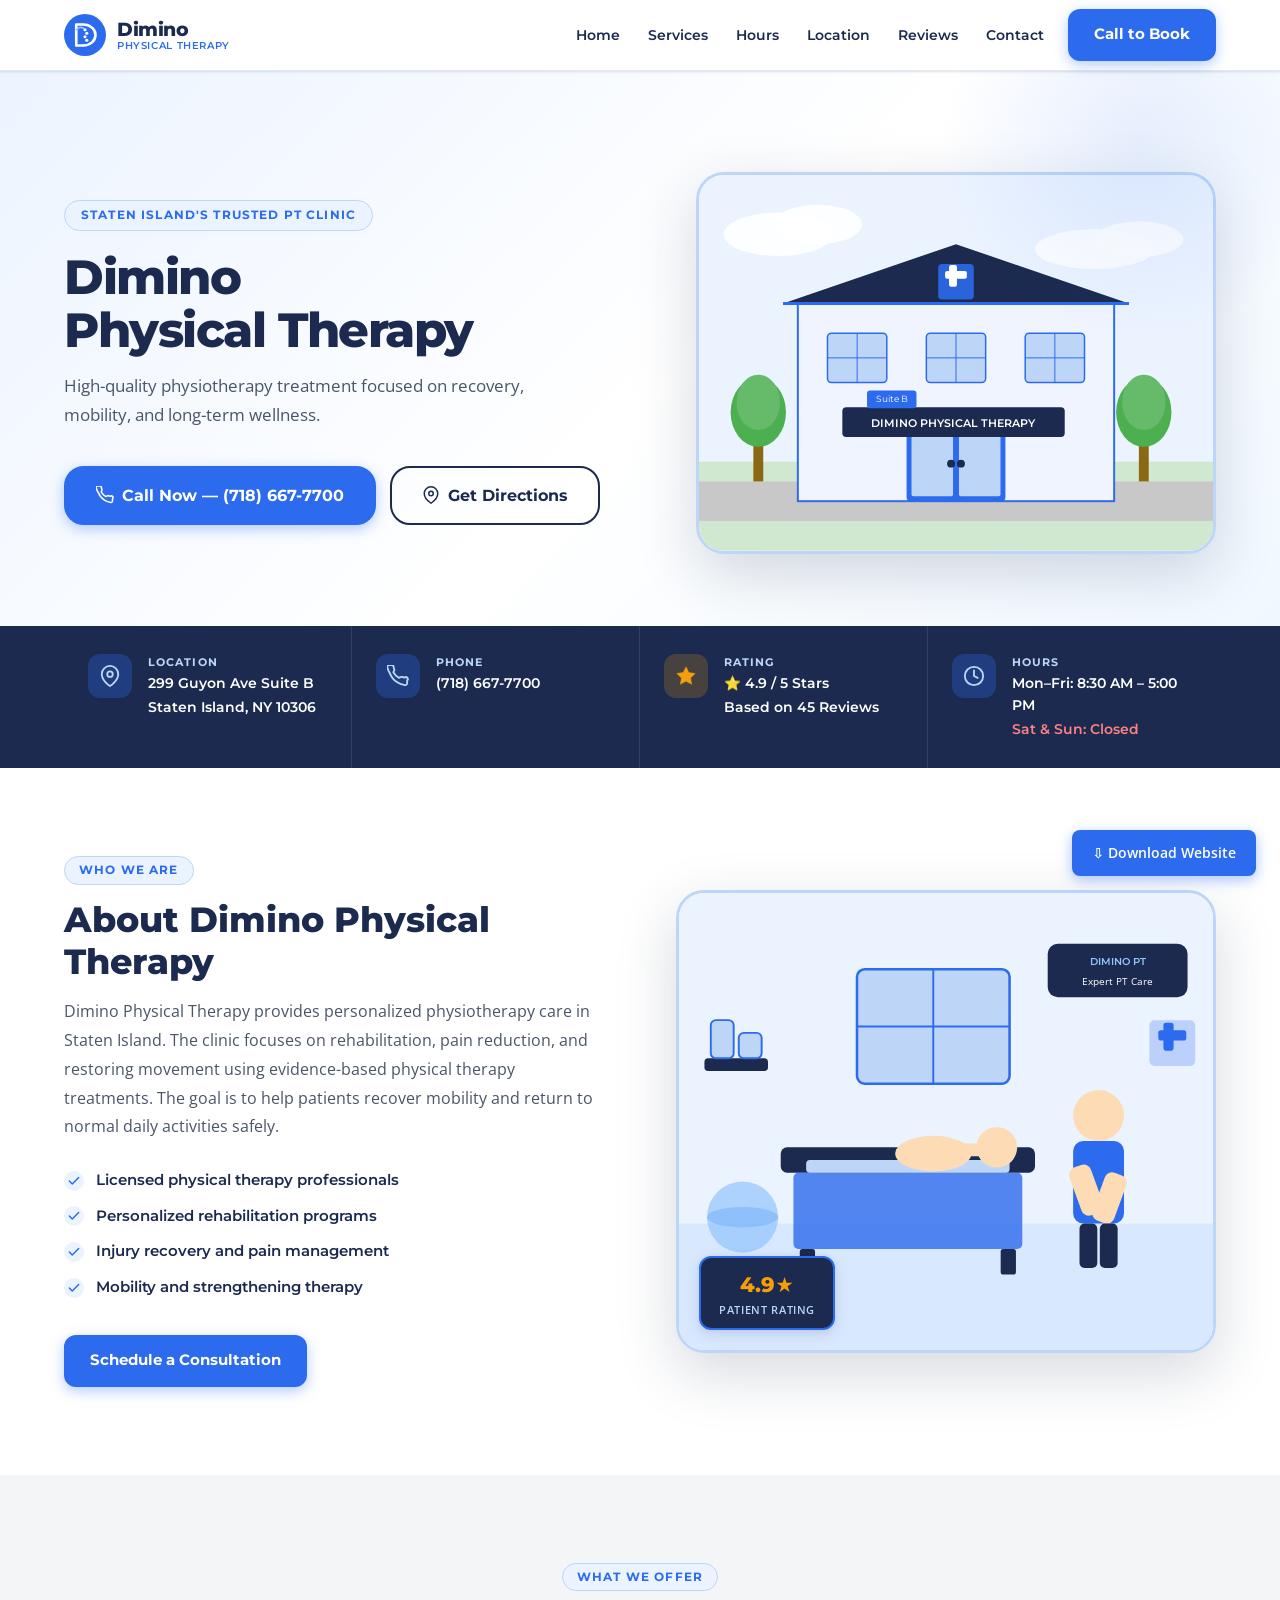
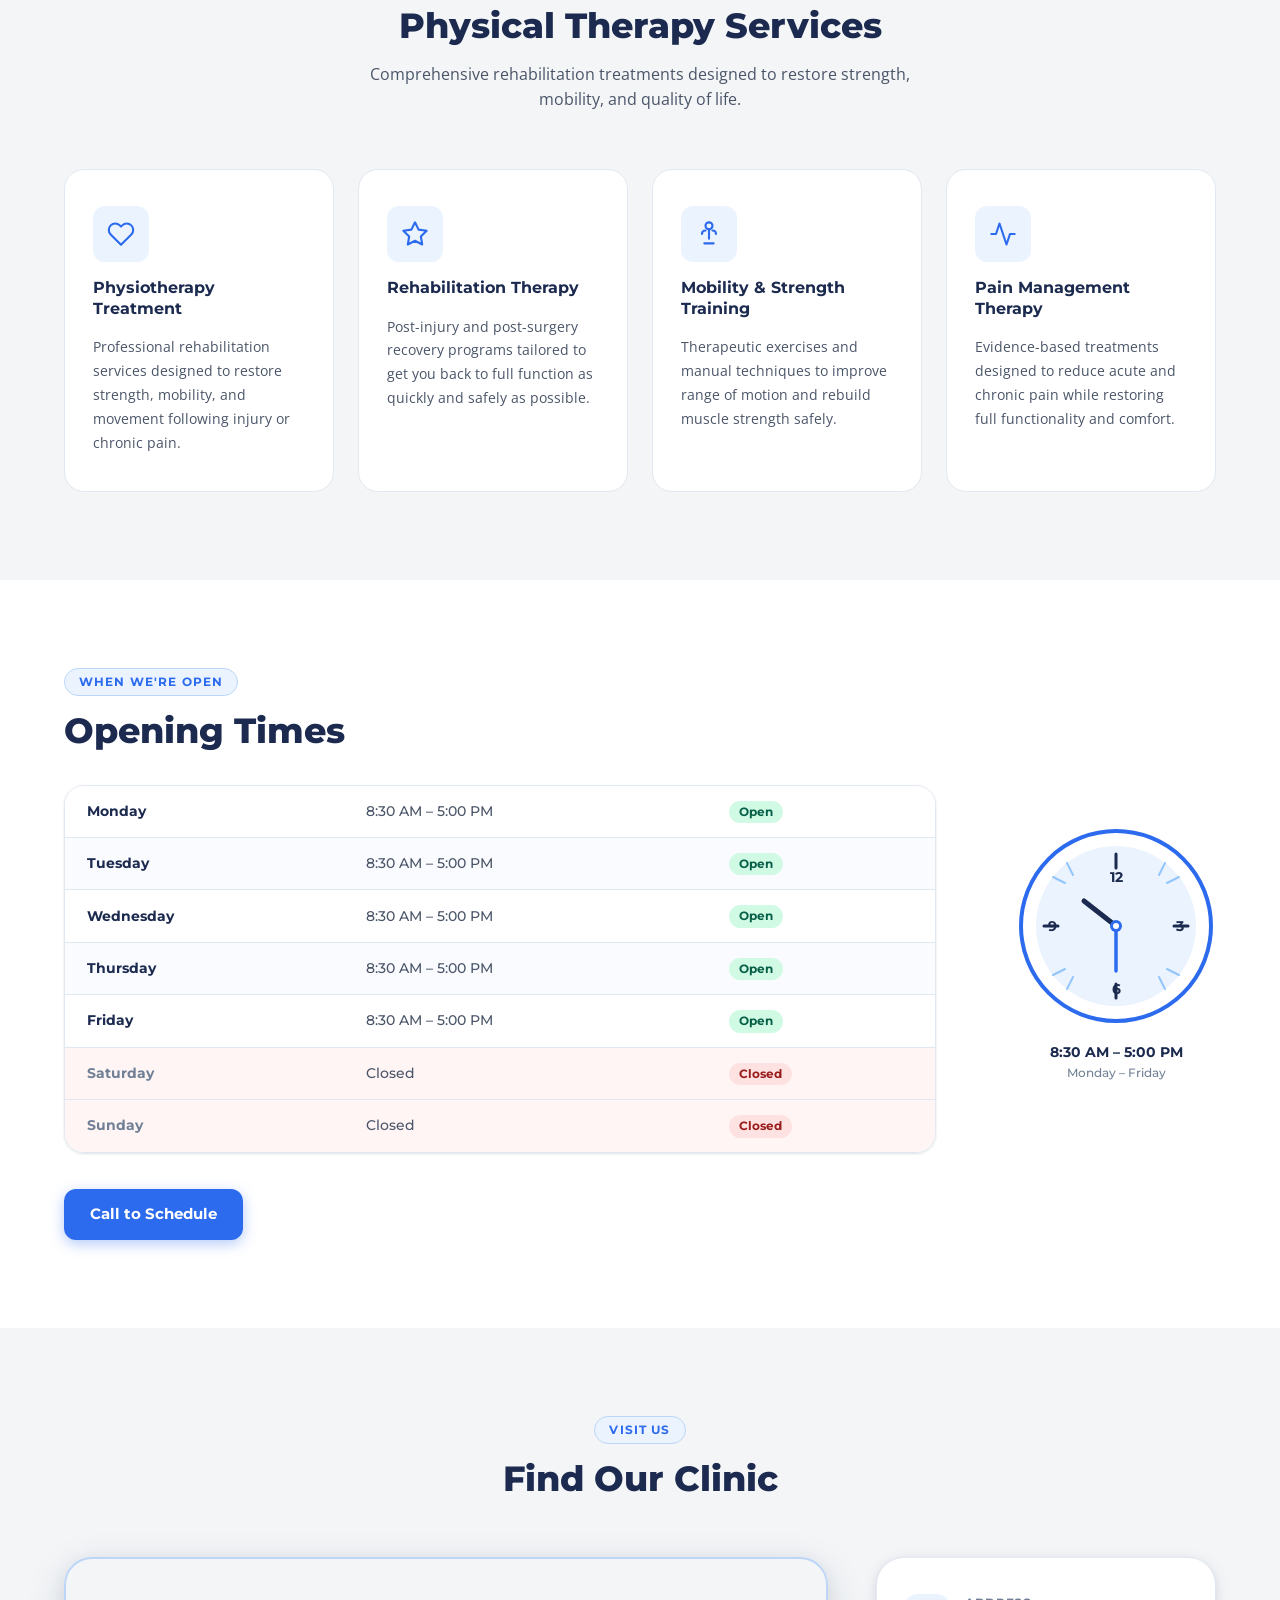
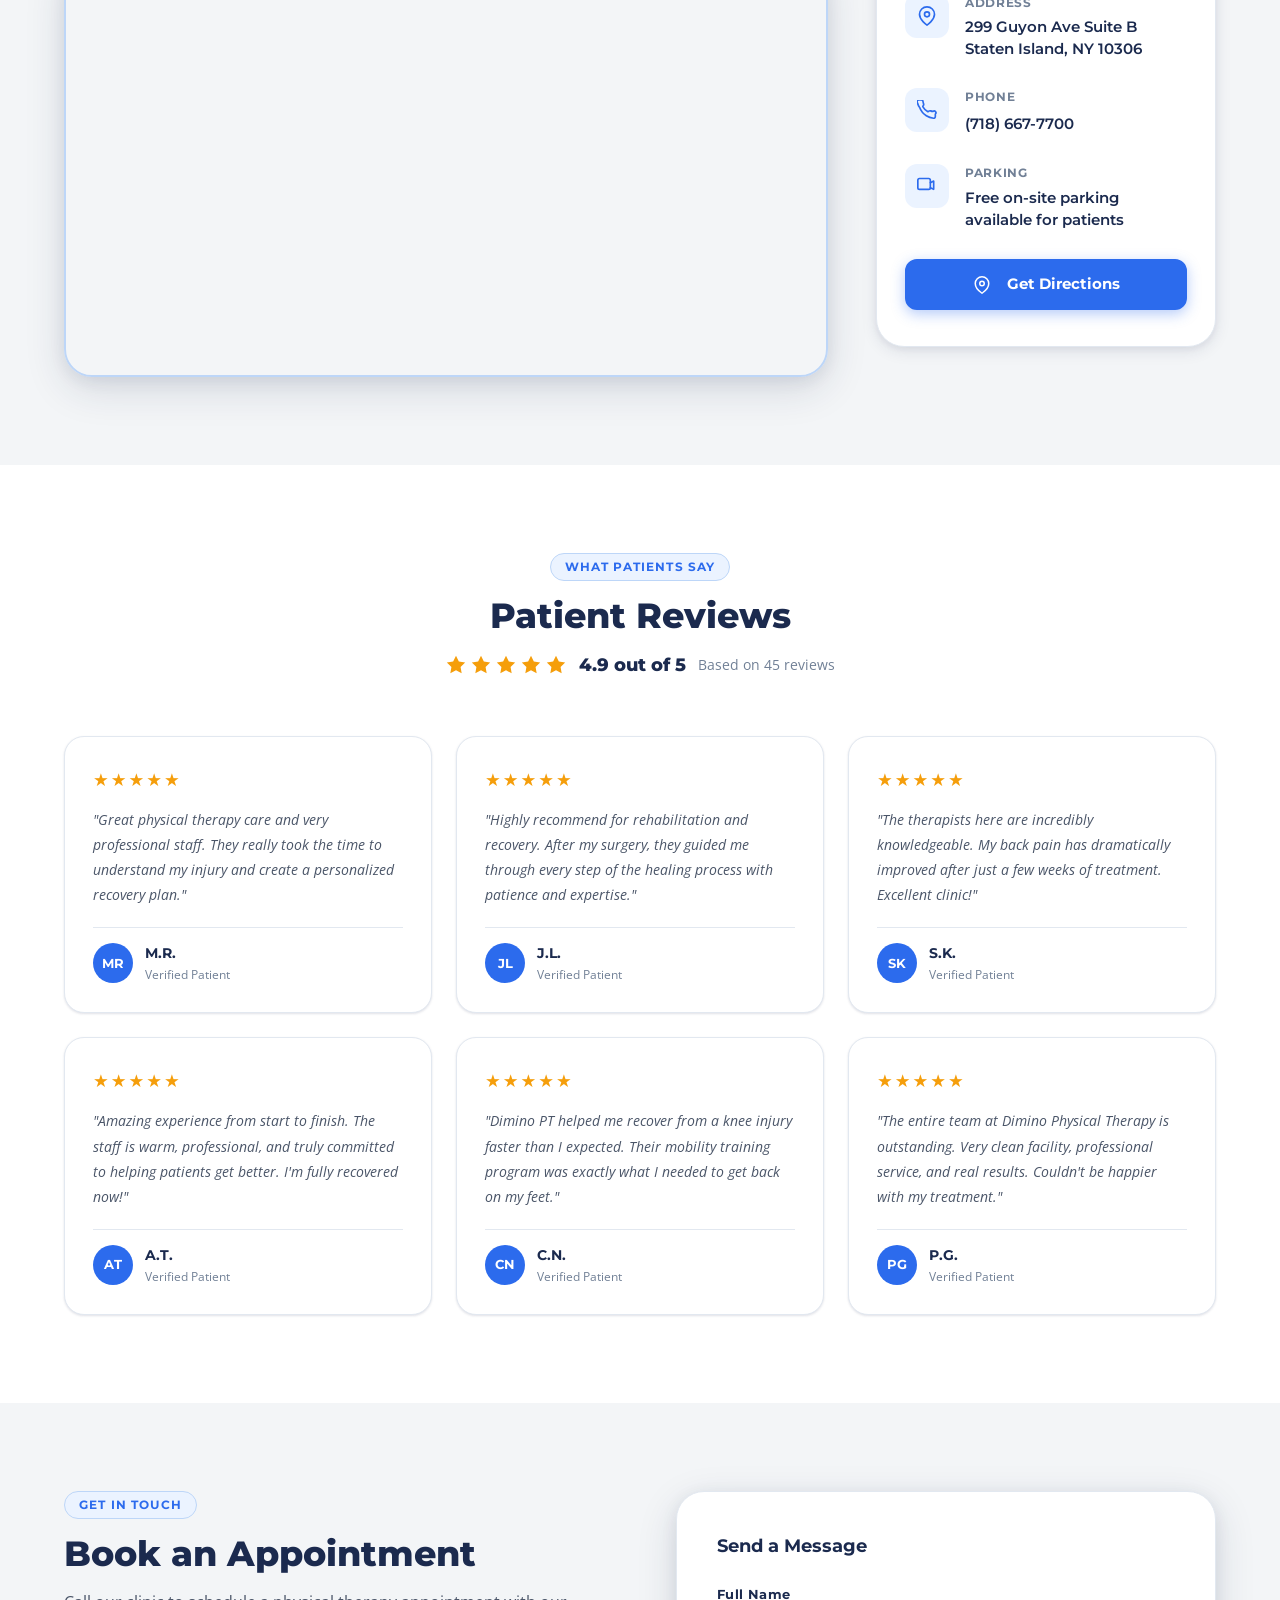
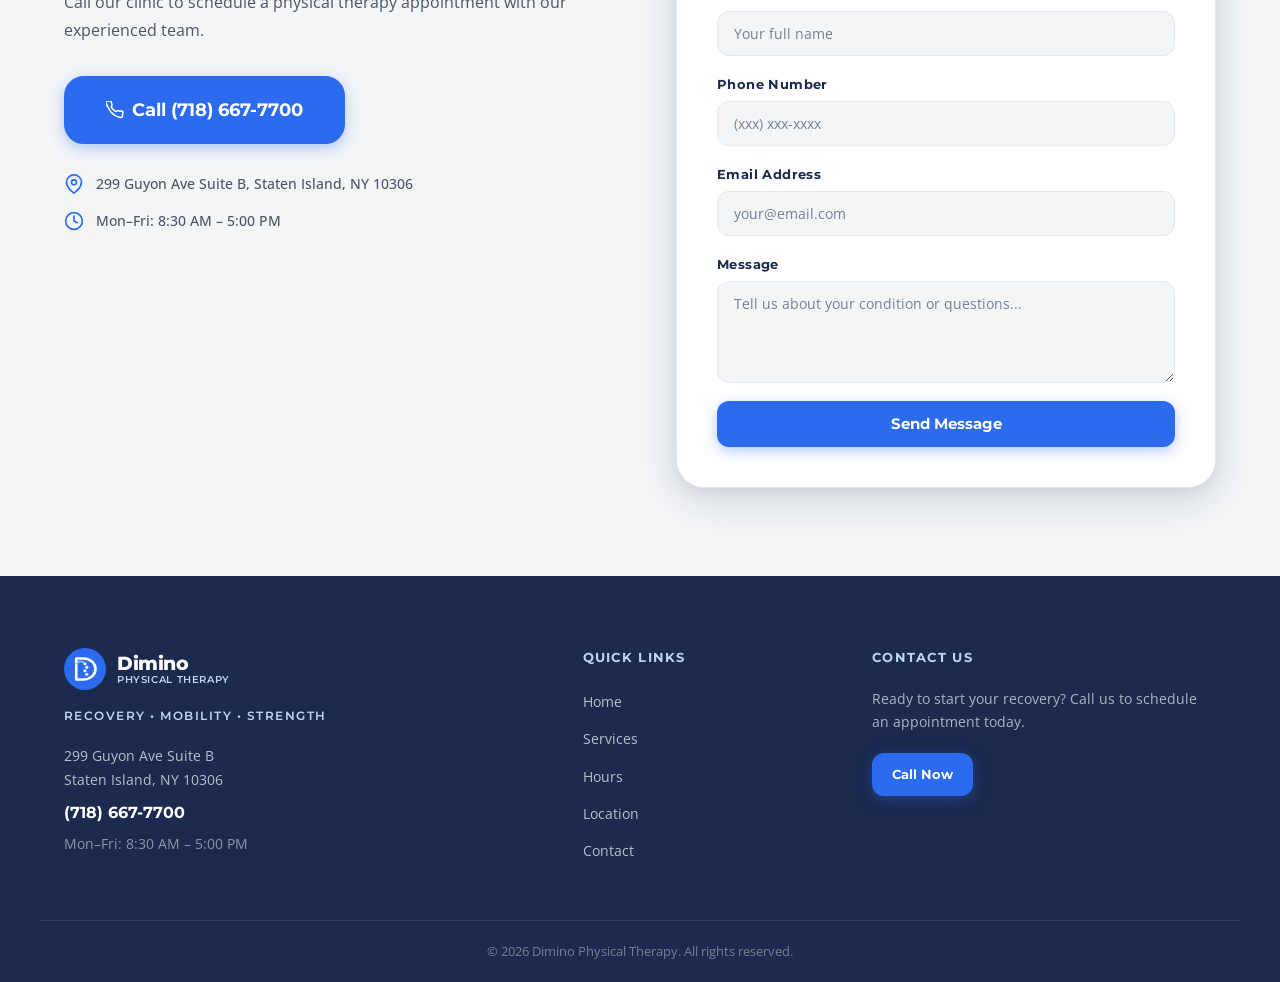
<file: dimino-pt-website.html>
<!DOCTYPE html>
<html lang="en">
<head>
  <meta charset="UTF-8" />
  <meta name="viewport" content="width=device-width, initial-scale=1.0" />
  <title>Dimino Physical Therapy | Staten Island, NY</title>
  <meta name="description" content="Dimino Physical Therapy provides trusted physical therapy care in Staten Island, NY. Call (718) 667-7700 to book an appointment." />
  <style>
/* ═══════════════════════════════════════════════════════════════
   Dimino Physical Therapy — Main Stylesheet
   Colors: Medical Blue #2C6BED | Navy #1B2A4E | Soft Gray #F3F5F7
   ═══════════════════════════════════════════════════════════════ */

/* ─── CSS Reset & Variables ──────────────────────────────────── */
*, *::before, *::after { box-sizing: border-box; margin: 0; padding: 0; }

:root {
  --blue:       #2C6BED;
  --blue-dark:  #1A56D6;
  --blue-light: #EBF3FF;
  --blue-mid:   #BDD6F8;
  --navy:       #1B2A4E;
  --navy-light: #2D3F6E;
  --gray-bg:    #F3F5F7;
  --gray-border:#E2E8F0;
  --text:       #1B2A4E;
  --text-mid:   #4A5568;
  --text-light: #718096;
  --white:      #FFFFFF;
  --gold:       #F59E0B;
  --green:      #10B981;
  --red:        #EF4444;

  --radius-sm:  6px;
  --radius-md:  12px;
  --radius-lg:  20px;
  --radius-xl:  28px;

  --shadow-sm:  0 1px 3px rgba(27,42,78,.08), 0 1px 2px rgba(27,42,78,.06);
  --shadow-md:  0 4px 16px rgba(27,42,78,.10), 0 2px 6px rgba(27,42,78,.06);
  --shadow-lg:  0 12px 40px rgba(27,42,78,.14), 0 4px 16px rgba(27,42,78,.08);
  --shadow-xl:  0 20px 60px rgba(27,42,78,.18);

  --transition: 0.25s ease;
  --font-main:  'Montserrat', 'Open Sans', system-ui, sans-serif;
  --font-body:  'Open Sans', system-ui, sans-serif;
}

html { scroll-behavior: smooth; font-size: 16px; }

body {
  font-family: var(--font-body);
  color: var(--text);
  background: var(--white);
  line-height: 1.6;
  overflow-x: hidden;
}

img, svg { display: block; max-width: 100%; }

a { text-decoration: none; color: inherit; }

ul { list-style: none; }

/* ─── Utility ────────────────────────────────────────────────── */
.container {
  width: 100%;
  max-width: 1200px;
  margin-inline: auto;
  padding-inline: 24px;
}

.section { padding-block: 88px; }
.section--alt { background: var(--gray-bg); }

.section-header {
  text-align: center;
  margin-bottom: 56px;
}

.section-tag {
  display: inline-block;
  font-family: var(--font-main);
  font-size: 0.72rem;
  font-weight: 700;
  letter-spacing: 0.1em;
  text-transform: uppercase;
  color: var(--blue);
  background: var(--blue-light);
  border: 1.5px solid var(--blue-mid);
  padding: 4px 14px;
  border-radius: 999px;
  margin-bottom: 14px;
}

.section-title {
  font-family: var(--font-main);
  font-size: clamp(1.6rem, 3vw, 2.2rem);
  font-weight: 800;
  color: var(--navy);
  line-height: 1.2;
  margin-bottom: 14px;
}

.section-sub {
  font-size: 1rem;
  color: var(--text-mid);
  max-width: 560px;
  margin-inline: auto;
}

/* ─── Buttons ────────────────────────────────────────────────── */
.btn {
  display: inline-flex;
  align-items: center;
  gap: 8px;
  font-family: var(--font-main);
  font-weight: 700;
  font-size: 0.92rem;
  border-radius: var(--radius-md);
  padding: 12px 24px;
  cursor: pointer;
  border: 2px solid transparent;
  transition: background var(--transition), color var(--transition),
              border-color var(--transition), box-shadow var(--transition),
              transform var(--transition);
  white-space: nowrap;
  text-decoration: none;
}

.btn svg { width: 18px; height: 18px; flex-shrink: 0; }

.btn-primary {
  background: var(--blue);
  color: var(--white);
  border-color: var(--blue);
  box-shadow: 0 4px 14px rgba(44,107,237,.35);
}
.btn-primary:hover {
  background: var(--blue-dark);
  border-color: var(--blue-dark);
  box-shadow: 0 6px 20px rgba(44,107,237,.45);
  transform: translateY(-1px);
}

.btn-outline {
  background: transparent;
  color: var(--navy);
  border-color: var(--navy);
}
.btn-outline:hover {
  background: var(--navy);
  color: var(--white);
  transform: translateY(-1px);
}

.btn-lg  { padding: 15px 30px; font-size: 1rem; border-radius: var(--radius-lg); }
.btn-xl  { padding: 18px 40px; font-size: 1.1rem; border-radius: var(--radius-lg); }
.btn-sm  { padding: 9px 18px; font-size: 0.82rem; }

/* ─── Logo ───────────────────────────────────────────────────── */
.logo-link {
  display: flex;
  align-items: center;
  gap: 11px;
  text-decoration: none;
}

.logo-icon {
  width: 42px;
  height: 42px;
  flex-shrink: 0;
  transition: transform var(--transition);
}
.logo-link:hover .logo-icon { transform: scale(1.07); }

.logo-text {
  display: flex;
  flex-direction: column;
  line-height: 1.15;
}

.logo-name {
  font-family: var(--font-main);
  font-size: 1.2rem;
  font-weight: 800;
  color: var(--navy);
  letter-spacing: -0.02em;
}

.logo-sub {
  font-family: var(--font-main);
  font-size: 0.65rem;
  font-weight: 600;
  color: var(--blue);
  letter-spacing: 0.06em;
  text-transform: uppercase;
}

.logo-link--white .logo-name { color: var(--white); }
.logo-link--white .logo-sub  { color: var(--blue-mid); }

/* ═══════════════════════════════════════════════════════════════
   NAVBAR
   ═══════════════════════════════════════════════════════════════ */
.navbar {
  position: fixed;
  top: 0;
  left: 0;
  right: 0;
  z-index: 1000;
  background: var(--white);
  border-bottom: 1px solid var(--gray-border);
  box-shadow: var(--shadow-sm);
  transition: box-shadow var(--transition);
}

.navbar.scrolled {
  box-shadow: var(--shadow-md);
}

.nav-inner {
  display: flex;
  align-items: center;
  justify-content: space-between;
  height: 70px;
}

.nav-links {
  display: flex;
  align-items: center;
  gap: 4px;
}

.nav-links a:not(.btn) {
  font-family: var(--font-main);
  font-size: 0.88rem;
  font-weight: 600;
  color: var(--navy);
  padding: 8px 12px;
  border-radius: var(--radius-sm);
  transition: color var(--transition), background var(--transition);
}

.nav-links a:not(.btn):hover {
  color: var(--blue);
  background: var(--blue-light);
}

.btn-nav { margin-left: 8px; }

/* Hamburger */
.hamburger {
  display: none;
  flex-direction: column;
  gap: 5px;
  background: none;
  border: none;
  cursor: pointer;
  padding: 6px;
  border-radius: var(--radius-sm);
}

.hamburger span {
  display: block;
  width: 24px;
  height: 2.5px;
  background: var(--navy);
  border-radius: 2px;
  transition: transform var(--transition), opacity var(--transition);
}

.hamburger.active span:nth-child(1) { transform: translateY(7.5px) rotate(45deg); }
.hamburger.active span:nth-child(2) { opacity: 0; }
.hamburger.active span:nth-child(3) { transform: translateY(-7.5px) rotate(-45deg); }

/* ═══════════════════════════════════════════════════════════════
   HERO
   ═══════════════════════════════════════════════════════════════ */
.hero {
  padding-top: 100px;
  padding-bottom: 0;
  background: linear-gradient(135deg, #EBF3FF 0%, #FFFFFF 55%, #F0F8FF 100%);
  overflow: hidden;
  position: relative;
}

.hero::before {
  content: '';
  position: absolute;
  top: -60px; right: -60px;
  width: 400px; height: 400px;
  background: radial-gradient(circle, rgba(44,107,237,.10) 0%, transparent 70%);
  pointer-events: none;
}

.hero-inner {
  display: grid;
  grid-template-columns: 1fr 1fr;
  gap: 60px;
  align-items: center;
  padding-block: 72px;
}

.hero-badge {
  display: inline-block;
  font-family: var(--font-main);
  font-size: 0.72rem;
  font-weight: 700;
  letter-spacing: 0.1em;
  text-transform: uppercase;
  color: var(--blue);
  background: var(--blue-light);
  border: 1.5px solid var(--blue-mid);
  padding: 5px 16px;
  border-radius: 999px;
  margin-bottom: 20px;
}

.hero-title {
  font-family: var(--font-main);
  font-size: clamp(2rem, 4vw, 3rem);
  font-weight: 800;
  color: var(--navy);
  line-height: 1.1;
  margin-bottom: 16px;
  letter-spacing: -0.03em;
}

.hero-subtitle {
  font-size: 1.05rem;
  color: var(--text-mid);
  max-width: 460px;
  margin-bottom: 36px;
  line-height: 1.7;
}

.hero-actions {
  display: flex;
  flex-wrap: wrap;
  gap: 14px;
}

/* Hero image */
.hero-image-wrap {
  display: flex;
  justify-content: flex-end;
  align-items: flex-end;
}

.hero-img-placeholder {
  width: 100%;
  max-width: 520px;
  border-radius: var(--radius-xl);
  overflow: hidden;
  box-shadow: var(--shadow-xl);
  border: 3px solid var(--blue-mid);
}

.hero-img-placeholder svg { width: 100%; height: auto; }

/* ═══════════════════════════════════════════════════════════════
   QUICK INFO BAR
   ═══════════════════════════════════════════════════════════════ */
.quick-info {
  background: var(--navy);
  padding-block: 0;
}

.info-grid {
  display: grid;
  grid-template-columns: repeat(4, 1fr);
  gap: 0;
}

.info-card {
  display: flex;
  align-items: flex-start;
  gap: 16px;
  padding: 28px 24px;
  border-right: 1px solid rgba(255,255,255,.1);
  transition: background var(--transition);
}

.info-card:last-child { border-right: none; }
.info-card:hover { background: rgba(255,255,255,.05); }

.info-icon {
  flex-shrink: 0;
  width: 44px; height: 44px;
  background: rgba(44,107,237,.3);
  border-radius: var(--radius-md);
  display: flex; align-items: center; justify-content: center;
  color: var(--blue-mid);
}

.info-icon svg { width: 22px; height: 22px; }

.info-icon--gold { background: rgba(245,158,11,.2); color: var(--gold); }

.info-text {
  display: flex;
  flex-direction: column;
  gap: 2px;
}

.info-label {
  font-family: var(--font-main);
  font-size: 0.68rem;
  font-weight: 700;
  letter-spacing: 0.1em;
  text-transform: uppercase;
  color: var(--blue-mid);
}

.info-value {
  font-family: var(--font-main);
  font-size: 0.85rem;
  font-weight: 600;
  color: var(--white);
}

.info-link:hover { color: var(--blue-mid); }

.info-closed { color: #FC8181 !important; }

/* ═══════════════════════════════════════════════════════════════
   ABOUT
   ═══════════════════════════════════════════════════════════════ */
.about-inner {
  display: grid;
  grid-template-columns: 1fr 1fr;
  gap: 72px;
  align-items: center;
}

.about-text {
  font-size: 1rem;
  color: var(--text-mid);
  line-height: 1.8;
  margin-bottom: 28px;
}

.about-list {
  display: flex;
  flex-direction: column;
  gap: 12px;
  margin-bottom: 36px;
}

.about-list li {
  display: flex;
  align-items: center;
  gap: 12px;
  font-family: var(--font-main);
  font-size: 0.92rem;
  font-weight: 600;
  color: var(--text);
}

.about-list svg {
  width: 20px; height: 20px;
  flex-shrink: 0;
  color: var(--blue);
  background: var(--blue-light);
  border-radius: 50%;
  padding: 3px;
}

/* About image */
.about-img-wrap {
  position: relative;
  border-radius: var(--radius-xl);
  overflow: hidden;
  box-shadow: var(--shadow-xl);
  border: 3px solid var(--blue-mid);
}

.about-img-wrap svg { width: 100%; height: auto; }

.about-badge {
  position: absolute;
  bottom: 20px;
  left: 20px;
  background: var(--navy);
  color: var(--white);
  border-radius: var(--radius-md);
  padding: 10px 18px;
  display: flex;
  flex-direction: column;
  align-items: center;
  box-shadow: var(--shadow-md);
  border: 2px solid var(--blue);
}

.badge-num {
  font-family: var(--font-main);
  font-size: 1.3rem;
  font-weight: 800;
  color: var(--gold);
}

.badge-txt {
  font-size: 0.68rem;
  font-weight: 600;
  letter-spacing: 0.06em;
  text-transform: uppercase;
  color: var(--blue-mid);
}

/* ═══════════════════════════════════════════════════════════════
   SERVICES
   ═══════════════════════════════════════════════════════════════ */
.services-grid {
  display: grid;
  grid-template-columns: repeat(4, 1fr);
  gap: 24px;
}

.service-card {
  background: var(--white);
  border: 1.5px solid var(--gray-border);
  border-radius: var(--radius-lg);
  padding: 36px 28px;
  display: flex;
  flex-direction: column;
  gap: 16px;
  transition: box-shadow var(--transition), transform var(--transition), border-color var(--transition);
  cursor: default;
}

.service-card:hover {
  box-shadow: var(--shadow-lg);
  transform: translateY(-4px);
  border-color: var(--blue-mid);
}

.service-icon {
  width: 56px; height: 56px;
  background: var(--blue-light);
  border-radius: var(--radius-md);
  display: flex; align-items: center; justify-content: center;
  color: var(--blue);
  transition: background var(--transition), color var(--transition);
}

.service-card:hover .service-icon {
  background: var(--blue);
  color: var(--white);
}

.service-icon svg { width: 28px; height: 28px; }

.service-title {
  font-family: var(--font-main);
  font-size: 1rem;
  font-weight: 700;
  color: var(--navy);
  line-height: 1.3;
}

.service-desc {
  font-size: 0.88rem;
  color: var(--text-mid);
  line-height: 1.7;
  flex: 1;
}

/* ═══════════════════════════════════════════════════════════════
   HOURS
   ═══════════════════════════════════════════════════════════════ */
.hours-inner {
  display: grid;
  grid-template-columns: 1fr auto;
  gap: 80px;
  align-items: center;
}

.hours-content .section-title { margin-bottom: 32px; }

.hours-table-wrap {
  border-radius: var(--radius-lg);
  overflow: hidden;
  border: 1.5px solid var(--gray-border);
  box-shadow: var(--shadow-sm);
  margin-bottom: 36px;
}

.hours-table {
  width: 100%;
  border-collapse: collapse;
}

.hours-table td {
  padding: 14px 22px;
  font-family: var(--font-main);
  font-size: 0.9rem;
}

.hours-table td:first-child { font-weight: 700; color: var(--navy); }
.hours-table td:nth-child(2) { color: var(--text-mid); font-weight: 500; }

.open-day { background: var(--white); }
.open-day:nth-child(even) { background: #FAFBFF; }
.closed-day { background: #FFF5F5; }
.closed-day td:first-child { color: var(--text-light); }

.hours-table tr:not(:last-child) td { border-bottom: 1px solid var(--gray-border); }

.badge-open {
  display: inline-block;
  background: #D1FAE5;
  color: #065F46;
  font-size: 0.72rem;
  font-weight: 700;
  padding: 2px 10px;
  border-radius: 999px;
  font-family: var(--font-main);
}

.badge-closed {
  display: inline-block;
  background: #FEE2E2;
  color: #991B1B;
  font-size: 0.72rem;
  font-weight: 700;
  padding: 2px 10px;
  border-radius: 999px;
  font-family: var(--font-main);
}

/* Clock */
.clock-wrap {
  display: flex;
  flex-direction: column;
  align-items: center;
  gap: 16px;
}

.clock-svg { width: 200px; height: 200px; }

.clock-label {
  font-family: var(--font-main);
  font-size: 0.88rem;
  font-weight: 700;
  color: var(--navy);
  text-align: center;
  line-height: 1.5;
}

.clock-label span {
  display: block;
  font-size: 0.75rem;
  font-weight: 500;
  color: var(--text-light);
}

/* ═══════════════════════════════════════════════════════════════
   LOCATION
   ═══════════════════════════════════════════════════════════════ */
.location-inner {
  display: grid;
  grid-template-columns: 1fr 340px;
  gap: 48px;
  align-items: start;
}

.map-wrap {
  border-radius: var(--radius-xl);
  overflow: hidden;
  box-shadow: var(--shadow-lg);
  border: 2px solid var(--blue-mid);
  height: 420px;
}

.map-wrap iframe {
  width: 100%;
  height: 100%;
  border: none;
}

.location-info {
  background: var(--white);
  border-radius: var(--radius-xl);
  border: 1.5px solid var(--gray-border);
  padding: 36px 28px;
  box-shadow: var(--shadow-md);
  display: flex;
  flex-direction: column;
  gap: 28px;
}

.loc-detail {
  display: flex;
  gap: 16px;
  align-items: flex-start;
}

.loc-icon {
  flex-shrink: 0;
  width: 44px; height: 44px;
  background: var(--blue-light);
  border-radius: var(--radius-md);
  display: flex; align-items: center; justify-content: center;
  color: var(--blue);
}
.loc-icon svg { width: 20px; height: 20px; }

.loc-label {
  font-family: var(--font-main);
  font-size: 0.72rem;
  font-weight: 700;
  letter-spacing: 0.06em;
  text-transform: uppercase;
  color: var(--text-light);
  margin-bottom: 4px;
}

.loc-val {
  font-family: var(--font-main);
  font-size: 0.92rem;
  font-weight: 600;
  color: var(--navy);
  line-height: 1.5;
}
.loc-link:hover { color: var(--blue); }

/* ═══════════════════════════════════════════════════════════════
   REVIEWS
   ═══════════════════════════════════════════════════════════════ */
.reviews-summary {
  display: flex;
  align-items: center;
  justify-content: center;
  flex-wrap: wrap;
  gap: 12px;
  margin-top: 12px;
}

.summary-stars {
  display: flex;
  gap: 3px;
  color: var(--gold);
}

.summary-stars svg { width: 22px; height: 22px; }

.summary-score {
  font-family: var(--font-main);
  font-size: 1.1rem;
  font-weight: 800;
  color: var(--navy);
}

.summary-count {
  font-size: 0.88rem;
  color: var(--text-light);
}

.reviews-grid {
  display: grid;
  grid-template-columns: repeat(3, 1fr);
  gap: 24px;
}

.review-card {
  background: var(--white);
  border: 1.5px solid var(--gray-border);
  border-radius: var(--radius-lg);
  padding: 28px;
  display: flex;
  flex-direction: column;
  gap: 14px;
  box-shadow: var(--shadow-sm);
  transition: box-shadow var(--transition), transform var(--transition);
}

.review-card:hover {
  box-shadow: var(--shadow-md);
  transform: translateY(-2px);
}

.review-stars {
  color: var(--gold);
  font-size: 1.1rem;
  letter-spacing: 2px;
}

.review-text {
  font-size: 0.9rem;
  color: var(--text-mid);
  line-height: 1.75;
  flex: 1;
  font-style: italic;
}

.review-author {
  display: flex;
  align-items: center;
  gap: 12px;
  margin-top: 6px;
  padding-top: 14px;
  border-top: 1px solid var(--gray-border);
}

.review-avatar {
  width: 40px; height: 40px;
  background: var(--blue);
  color: var(--white);
  border-radius: 50%;
  display: flex; align-items: center; justify-content: center;
  font-family: var(--font-main);
  font-weight: 700;
  font-size: 0.82rem;
  flex-shrink: 0;
}

.review-name {
  font-family: var(--font-main);
  font-size: 0.88rem;
  font-weight: 700;
  color: var(--navy);
}

.review-date {
  font-size: 0.75rem;
  color: var(--text-light);
}

/* ═══════════════════════════════════════════════════════════════
   CONTACT
   ═══════════════════════════════════════════════════════════════ */
.contact-inner {
  display: grid;
  grid-template-columns: 1fr 1fr;
  gap: 72px;
  align-items: start;
}

.contact-sub {
  font-size: 1rem;
  color: var(--text-mid);
  line-height: 1.7;
  margin-bottom: 32px;
}

.contact-details {
  display: flex;
  flex-direction: column;
  gap: 14px;
  margin-top: 28px;
}

.c-detail {
  display: flex;
  align-items: center;
  gap: 12px;
  font-size: 0.9rem;
  color: var(--text-mid);
  font-weight: 500;
}

.c-detail svg { width: 20px; height: 20px; flex-shrink: 0; color: var(--blue); }

/* Contact Form */
.contact-form-wrap {
  background: var(--white);
  border: 1.5px solid var(--gray-border);
  border-radius: var(--radius-xl);
  padding: 40px;
  box-shadow: var(--shadow-lg);
}

.form-title {
  font-family: var(--font-main);
  font-size: 1.1rem;
  font-weight: 700;
  color: var(--navy);
  margin-bottom: 24px;
}

.form-group {
  display: flex;
  flex-direction: column;
  gap: 6px;
  margin-bottom: 18px;
}

.form-group label {
  font-family: var(--font-main);
  font-size: 0.82rem;
  font-weight: 700;
  color: var(--navy);
  letter-spacing: 0.03em;
}

.form-group input,
.form-group textarea {
  width: 100%;
  padding: 12px 16px;
  border: 1.5px solid var(--gray-border);
  border-radius: var(--radius-md);
  font-family: var(--font-body);
  font-size: 0.9rem;
  color: var(--text);
  background: var(--gray-bg);
  transition: border-color var(--transition), box-shadow var(--transition), background var(--transition);
  outline: none;
  resize: vertical;
}

.form-group input:focus,
.form-group textarea:focus {
  border-color: var(--blue);
  box-shadow: 0 0 0 3px rgba(44,107,237,.12);
  background: var(--white);
}

.form-group input::placeholder,
.form-group textarea::placeholder { color: var(--text-light); }

.form-success {
  margin-top: 14px;
  font-family: var(--font-main);
  font-size: 0.88rem;
  font-weight: 600;
  color: #065F46;
  background: #D1FAE5;
  border-radius: var(--radius-sm);
  padding: 10px 14px;
  display: none;
  border: 1px solid #6EE7B7;
}

.form-success.visible { display: block; }

/* ═══════════════════════════════════════════════════════════════
   FOOTER
   ═══════════════════════════════════════════════════════════════ */
.footer {
  background: var(--navy);
  padding-top: 72px;
}

.footer-inner {
  display: grid;
  grid-template-columns: 2fr 1fr 1.5fr;
  gap: 60px;
  padding-bottom: 56px;
  border-bottom: 1px solid rgba(255,255,255,.1);
}

.footer-brand .logo-link { margin-bottom: 16px; }

.footer-tagline {
  font-family: var(--font-main);
  font-size: 0.78rem;
  font-weight: 600;
  letter-spacing: 0.12em;
  text-transform: uppercase;
  color: var(--blue-mid);
  margin-bottom: 18px;
}

.footer-addr {
  font-size: 0.88rem;
  color: rgba(255,255,255,.7);
  line-height: 1.7;
  margin-bottom: 8px;
}

.footer-phone {
  display: inline-block;
  font-family: var(--font-main);
  font-size: 1rem;
  font-weight: 700;
  color: var(--white);
  margin-bottom: 8px;
}
.footer-phone:hover { color: var(--blue-mid); }

.footer-hours {
  font-size: 0.85rem;
  color: rgba(255,255,255,.5);
}

.footer-links h4,
.footer-contact h4 {
  font-family: var(--font-main);
  font-size: 0.8rem;
  font-weight: 700;
  letter-spacing: 0.1em;
  text-transform: uppercase;
  color: var(--blue-mid);
  margin-bottom: 20px;
}

.footer-links nav {
  display: flex;
  flex-direction: column;
  gap: 10px;
}

.footer-links a {
  font-size: 0.9rem;
  color: rgba(255,255,255,.7);
  transition: color var(--transition);
  padding: 2px 0;
}

.footer-links a:hover { color: var(--white); }

.footer-contact p {
  font-size: 0.88rem;
  color: rgba(255,255,255,.65);
  line-height: 1.6;
  margin-bottom: 20px;
}

.footer-cta { display: inline-flex; }

.footer-bottom {
  padding-block: 20px;
}

.footer-bottom p {
  font-size: 0.82rem;
  color: rgba(255,255,255,.4);
  text-align: center;
}

/* ═══════════════════════════════════════════════════════════════
   RESPONSIVE — TABLET (≤ 1024px)
   ═══════════════════════════════════════════════════════════════ */
@media (max-width: 1024px) {
  .services-grid { grid-template-columns: repeat(2, 1fr); }
  .reviews-grid  { grid-template-columns: repeat(2, 1fr); }
  .info-grid     { grid-template-columns: repeat(2, 1fr); }
  .info-card:nth-child(2) { border-right: none; }
  .info-card:nth-child(3) { border-right: 1px solid rgba(255,255,255,.1); }
  .info-card:nth-child(3),
  .info-card:nth-child(4) { border-top: 1px solid rgba(255,255,255,.1); }
  .hours-inner { grid-template-columns: 1fr; }
  .hours-visual { display: none; }
  .location-inner { grid-template-columns: 1fr; }
  .footer-inner { grid-template-columns: 1fr 1fr; }
  .footer-brand { grid-column: 1 / -1; }
}

/* ═══════════════════════════════════════════════════════════════
   RESPONSIVE — MOBILE (≤ 768px)
   ═══════════════════════════════════════════════════════════════ */
@media (max-width: 768px) {

  .section { padding-block: 60px; }

  /* Navbar */
  .hamburger { display: flex; }

  .nav-links {
    position: fixed;
    top: 70px; left: 0; right: 0;
    background: var(--white);
    border-bottom: 2px solid var(--blue-light);
    flex-direction: column;
    align-items: stretch;
    padding: 16px 24px 24px;
    gap: 4px;
    box-shadow: var(--shadow-lg);
    transform: translateY(-110%);
    opacity: 0;
    transition: transform 0.3s ease, opacity 0.3s ease;
    pointer-events: none;
  }

  .nav-links.open {
    transform: translateY(0);
    opacity: 1;
    pointer-events: auto;
  }

  .nav-links a:not(.btn) {
    padding: 12px 16px;
    font-size: 1rem;
    border-radius: var(--radius-sm);
  }

  .btn-nav { margin-left: 0; margin-top: 8px; text-align: center; justify-content: center; }

  /* Hero */
  .hero { padding-top: 80px; }
  .hero-inner {
    grid-template-columns: 1fr;
    gap: 40px;
    padding-block: 48px;
    text-align: center;
  }
  .hero-subtitle { margin-inline: auto; }
  .hero-actions { justify-content: center; }
  .hero-image-wrap { justify-content: center; }

  /* Info bar */
  .info-grid { grid-template-columns: 1fr 1fr; }
  .info-card:nth-child(3) { border-right: none; }
  .info-card:nth-child(2) { border-right: 1px solid rgba(255,255,255,.1); }

  /* About */
  .about-inner { grid-template-columns: 1fr; gap: 40px; }

  /* Services */
  .services-grid { grid-template-columns: 1fr 1fr; gap: 16px; }
  .service-card { padding: 24px 20px; }

  /* Contact */
  .contact-inner { grid-template-columns: 1fr; gap: 40px; }
  .contact-form-wrap { padding: 28px; }

  /* Reviews */
  .reviews-grid { grid-template-columns: 1fr; }

  /* Footer */
  .footer-inner { grid-template-columns: 1fr; gap: 36px; }
  .footer-brand { grid-column: auto; }
}

/* ═══════════════════════════════════════════════════════════════
   RESPONSIVE — SMALL MOBILE (≤ 480px)
   ═══════════════════════════════════════════════════════════════ */
@media (max-width: 480px) {
  .container { padding-inline: 16px; }
  .hero-title { font-size: 1.8rem; }
  .hero-actions { flex-direction: column; }
  .hero-actions .btn { width: 100%; justify-content: center; }
  .services-grid { grid-template-columns: 1fr; }
  .info-grid { grid-template-columns: 1fr; }
  .info-card { border-right: none !important; border-top: 1px solid rgba(255,255,255,.1); }
  .info-card:first-child { border-top: none; }
  .map-wrap { height: 300px; }
  .btn-xl { padding: 14px 24px; font-size: 1rem; }
}

/* ─── Scroll animations ──────────────────────────────────────── */
.fade-in {
  opacity: 0;
  transform: translateY(24px);
  transition: opacity 0.6s ease, transform 0.6s ease;
}
.fade-in.visible {
  opacity: 1;
  transform: translateY(0);
}

/* ─── Focus styles (accessibility) ──────────────────────────── */
a:focus-visible,
button:focus-visible,
input:focus-visible,
textarea:focus-visible {
  outline: 3px solid var(--blue);
  outline-offset: 3px;
  border-radius: 4px;
}

  </style>
  <link rel="preconnect" href="https://fonts.googleapis.com" />
  <link rel="preconnect" href="https://fonts.gstatic.com" crossorigin />
  <link href="https://fonts.googleapis.com/css2?family=Montserrat:wght@400;500;600;700;800&family=Open+Sans:wght@400;500;600&display=swap" rel="stylesheet" />
</head>
<body>

  <!-- ═══════════════════════════════════════════════ NAVBAR ═══ -->
  <header class="navbar" id="navbar">
    <div class="container nav-inner">

      <!-- Logo -->
      <a href="#home" class="logo-link">
        <svg class="logo-icon" viewBox="0 0 48 48" fill="none" xmlns="http://www.w3.org/2000/svg" aria-hidden="true">
          <!-- Background circle -->
          <circle cx="24" cy="24" r="24" fill="#2C6BED"/>
          <!-- Stylized D + spine -->
          <path d="M14 12 H22 C30 12 36 17.5 36 24 C36 30.5 30 36 22 36 H14 Z"
                fill="none" stroke="white" stroke-width="3" stroke-linejoin="round"/>
          <!-- Spine dots (vertebrae) -->
          <circle cx="24" cy="18" r="1.8" fill="white"/>
          <circle cx="26" cy="22" r="1.8" fill="white"/>
          <circle cx="24" cy="26" r="1.8" fill="white"/>
          <circle cx="26" cy="30" r="1.8" fill="white"/>
          <!-- Motion arc -->
          <path d="M14 18 Q18 14 22 16" stroke="#93C5FD" stroke-width="2" fill="none" stroke-linecap="round"/>
        </svg>
        <span class="logo-text">
          <span class="logo-name">Dimino</span>
          <span class="logo-sub">Physical Therapy</span>
        </span>
      </a>

      <!-- Hamburger (mobile) -->
      <button class="hamburger" id="hamburger" aria-label="Open menu" aria-expanded="false">
        <span></span><span></span><span></span>
      </button>

      <!-- Nav links -->
      <nav class="nav-links" id="nav-links" role="navigation">
        <a href="#home">Home</a>
        <a href="#services">Services</a>
        <a href="#hours">Hours</a>
        <a href="#location">Location</a>
        <a href="#reviews">Reviews</a>
        <a href="#contact">Contact</a>
        <a href="tel:7186677700" class="btn btn-primary btn-nav">Call to Book</a>
      </nav>
    </div>
  </header>

  <!-- ══════════════════════════════════════════════ HERO ═══════ -->
  <section class="hero" id="home">
    <div class="container hero-inner">
      <div class="hero-content">
        <span class="hero-badge">Staten Island's Trusted PT Clinic</span>
        <h1 class="hero-title">
          Dimino<br/>Physical Therapy
        </h1>
        <p class="hero-subtitle">
          High-quality physiotherapy treatment focused on recovery, mobility, and long-term wellness.
        </p>
        <div class="hero-actions">
          <a href="tel:7186677700" class="btn btn-primary btn-lg">
            <svg viewBox="0 0 24 24" fill="none" stroke="currentColor" stroke-width="2" stroke-linecap="round" stroke-linejoin="round" aria-hidden="true"><path d="M22 16.92v3a2 2 0 01-2.18 2 19.79 19.79 0 01-8.63-3.07A19.5 19.5 0 013.07 8.81 19.79 19.79 0 01.22 2.18 2 2 0 012.18 0h3a2 2 0 012 1.72c.13 1.01.37 2 .72 2.96a2 2 0 01-.45 2.11L6.91 7.91a16 16 0 006.16 6.16l1.12-.56a2 2 0 012.11-.45c.96.35 1.95.59 2.96.72A2 2 0 0122 16.92z"/></svg>
            Call Now — (718) 667-7700
          </a>
          <a href="https://maps.google.com/?q=299+Guyon+Ave+Suite+B+Staten+Island+NY+10306" target="_blank" rel="noopener" class="btn btn-outline btn-lg">
            <svg viewBox="0 0 24 24" fill="none" stroke="currentColor" stroke-width="2" stroke-linecap="round" stroke-linejoin="round" aria-hidden="true"><path d="M21 10c0 7-9 13-9 13S3 17 3 10a9 9 0 0118 0z"/><circle cx="12" cy="10" r="3"/></svg>
            Get Directions
          </a>
        </div>
      </div>
      <div class="hero-image-wrap">
        <div class="hero-img-placeholder">
          <!-- Clinic exterior illustration placeholder -->
          <svg viewBox="0 0 520 380" fill="none" xmlns="http://www.w3.org/2000/svg">
            <!-- Sky -->
            <rect width="520" height="380" fill="#EBF3FF"/>
            <!-- Clouds -->
            <ellipse cx="80" cy="60" rx="55" ry="22" fill="white" opacity="0.9"/>
            <ellipse cx="120" cy="50" rx="45" ry="20" fill="white" opacity="0.9"/>
            <ellipse cx="400" cy="75" rx="60" ry="20" fill="white" opacity="0.85"/>
            <ellipse cx="445" cy="65" rx="45" ry="18" fill="white" opacity="0.85"/>
            <!-- Ground -->
            <rect y="290" width="520" height="90" fill="#D1E8D0"/>
            <!-- Sidewalk -->
            <rect y="310" width="520" height="40" fill="#C8C8C8"/>
            <!-- Building body -->
            <rect x="100" y="130" width="320" height="200" fill="#F0F4FF"/>
            <rect x="100" y="130" width="320" height="200" fill="none" stroke="#2C6BED" stroke-width="2"/>
            <!-- Roof -->
            <polygon points="85,130 260,70 435,130" fill="#1B2A4E"/>
            <!-- Roof edge -->
            <line x1="85" y1="130" x2="435" y2="130" stroke="#2C6BED" stroke-width="3"/>
            <!-- Windows row 1 -->
            <rect x="130" y="160" width="60" height="50" rx="4" fill="#BDD6F8" stroke="#2C6BED" stroke-width="1.5"/>
            <line x1="160" y1="160" x2="160" y2="210" stroke="#2C6BED" stroke-width="1"/>
            <line x1="130" y1="185" x2="190" y2="185" stroke="#2C6BED" stroke-width="1"/>
            <rect x="230" y="160" width="60" height="50" rx="4" fill="#BDD6F8" stroke="#2C6BED" stroke-width="1.5"/>
            <line x1="260" y1="160" x2="260" y2="210" stroke="#2C6BED" stroke-width="1"/>
            <line x1="230" y1="185" x2="290" y2="185" stroke="#2C6BED" stroke-width="1"/>
            <rect x="330" y="160" width="60" height="50" rx="4" fill="#BDD6F8" stroke="#2C6BED" stroke-width="1.5"/>
            <line x1="360" y1="160" x2="360" y2="210" stroke="#2C6BED" stroke-width="1"/>
            <line x1="330" y1="185" x2="390" y2="185" stroke="#2C6BED" stroke-width="1"/>
            <!-- Door -->
            <rect x="210" y="250" width="100" height="80" rx="4" fill="#2C6BED"/>
            <rect x="215" y="255" width="42" height="70" rx="2" fill="#BDD6F8"/>
            <rect x="263" y="255" width="42" height="70" rx="2" fill="#BDD6F8"/>
            <circle cx="255" cy="292" r="4" fill="#1B2A4E"/>
            <circle cx="265" cy="292" r="4" fill="#1B2A4E"/>
            <!-- Sign board -->
            <rect x="145" y="235" width="225" height="30" rx="4" fill="#1B2A4E"/>
            <text x="257" y="255" font-family="Montserrat,sans-serif" font-size="11" fill="white" text-anchor="middle" font-weight="600">DIMINO PHYSICAL THERAPY</text>
            <!-- Cross / medical symbol -->
            <rect x="242" y="90" width="36" height="36" rx="4" fill="#2C6BED" opacity="0.9"/>
            <rect x="249" y="97" width="22" height="8" rx="2" fill="white"/>
            <rect x="253" y="91" width="8" height="22" rx="2" fill="white"/>
            <!-- Trees -->
            <rect x="55" y="260" width="10" height="50" fill="#8B6914"/>
            <ellipse cx="60" cy="240" rx="28" ry="35" fill="#4CAF50"/>
            <ellipse cx="60" cy="230" rx="22" ry="28" fill="#66BB6A"/>
            <rect x="445" y="260" width="10" height="50" fill="#8B6914"/>
            <ellipse cx="450" cy="240" rx="28" ry="35" fill="#4CAF50"/>
            <ellipse cx="450" cy="230" rx="22" ry="28" fill="#66BB6A"/>
            <!-- Suite B label -->
            <rect x="170" y="218" width="50" height="18" rx="3" fill="#2C6BED"/>
            <text x="195" y="230" font-family="Montserrat,sans-serif" font-size="9" fill="white" text-anchor="middle">Suite B</text>
          </svg>
        </div>
      </div>
    </div>
  </section>

  <!-- ══════════════════════════════════════════════ QUICK INFO ══ -->
  <section class="quick-info" id="info-bar">
    <div class="container info-grid">

      <div class="info-card">
        <div class="info-icon">
          <svg viewBox="0 0 24 24" fill="none" stroke="currentColor" stroke-width="2" stroke-linecap="round" stroke-linejoin="round" aria-hidden="true"><path d="M21 10c0 7-9 13-9 13S3 17 3 10a9 9 0 0118 0z"/><circle cx="12" cy="10" r="3"/></svg>
        </div>
        <div class="info-text">
          <span class="info-label">Location</span>
          <span class="info-value">299 Guyon Ave Suite B</span>
          <span class="info-value">Staten Island, NY 10306</span>
        </div>
      </div>

      <div class="info-card">
        <div class="info-icon">
          <svg viewBox="0 0 24 24" fill="none" stroke="currentColor" stroke-width="2" stroke-linecap="round" stroke-linejoin="round" aria-hidden="true"><path d="M22 16.92v3a2 2 0 01-2.18 2 19.79 19.79 0 01-8.63-3.07A19.5 19.5 0 013.07 8.81 19.79 19.79 0 01.22 2.18 2 2 0 012.18 0h3a2 2 0 012 1.72c.13 1.01.37 2 .72 2.96a2 2 0 01-.45 2.11L6.91 7.91a16 16 0 006.16 6.16l1.12-.56a2 2 0 012.11-.45c.96.35 1.95.59 2.96.72A2 2 0 0122 16.92z"/></svg>
        </div>
        <div class="info-text">
          <span class="info-label">Phone</span>
          <a href="tel:7186677700" class="info-value info-link">(718) 667-7700</a>
        </div>
      </div>

      <div class="info-card">
        <div class="info-icon info-icon--gold">
          <svg viewBox="0 0 24 24" fill="currentColor" stroke="currentColor" stroke-width="0.5" aria-hidden="true"><polygon points="12 2 15.09 8.26 22 9.27 17 14.14 18.18 21.02 12 17.77 5.82 21.02 7 14.14 2 9.27 8.91 8.26 12 2"/></svg>
        </div>
        <div class="info-text">
          <span class="info-label">Rating</span>
          <span class="info-value">⭐ 4.9 / 5 Stars</span>
          <span class="info-value">Based on 45 Reviews</span>
        </div>
      </div>

      <div class="info-card">
        <div class="info-icon">
          <svg viewBox="0 0 24 24" fill="none" stroke="currentColor" stroke-width="2" stroke-linecap="round" stroke-linejoin="round" aria-hidden="true"><circle cx="12" cy="12" r="10"/><polyline points="12 6 12 12 16 14"/></svg>
        </div>
        <div class="info-text">
          <span class="info-label">Hours</span>
          <span class="info-value">Mon–Fri: 8:30 AM – 5:00 PM</span>
          <span class="info-value info-closed">Sat &amp; Sun: Closed</span>
        </div>
      </div>

    </div>
  </section>

  <!-- ══════════════════════════════════════════════ ABOUT ══════ -->
  <section class="about section" id="about">
    <div class="container about-inner">
      <div class="about-content">
        <span class="section-tag">Who We Are</span>
        <h2 class="section-title">About Dimino Physical Therapy</h2>
        <p class="about-text">
          Dimino Physical Therapy provides personalized physiotherapy care in Staten Island. The clinic focuses on rehabilitation, pain reduction, and restoring movement using evidence-based physical therapy treatments. The goal is to help patients recover mobility and return to normal daily activities safely.
        </p>
        <ul class="about-list">
          <li>
            <svg viewBox="0 0 24 24" fill="none" stroke="currentColor" stroke-width="2.5" stroke-linecap="round" stroke-linejoin="round" aria-hidden="true"><polyline points="20 6 9 17 4 12"/></svg>
            Licensed physical therapy professionals
          </li>
          <li>
            <svg viewBox="0 0 24 24" fill="none" stroke="currentColor" stroke-width="2.5" stroke-linecap="round" stroke-linejoin="round" aria-hidden="true"><polyline points="20 6 9 17 4 12"/></svg>
            Personalized rehabilitation programs
          </li>
          <li>
            <svg viewBox="0 0 24 24" fill="none" stroke="currentColor" stroke-width="2.5" stroke-linecap="round" stroke-linejoin="round" aria-hidden="true"><polyline points="20 6 9 17 4 12"/></svg>
            Injury recovery and pain management
          </li>
          <li>
            <svg viewBox="0 0 24 24" fill="none" stroke="currentColor" stroke-width="2.5" stroke-linecap="round" stroke-linejoin="round" aria-hidden="true"><polyline points="20 6 9 17 4 12"/></svg>
            Mobility and strengthening therapy
          </li>
        </ul>
        <a href="tel:7186677700" class="btn btn-primary">Schedule a Consultation</a>
      </div>

      <div class="about-image">
        <div class="about-img-wrap">
          <!-- Clinic interior / PT illustration -->
          <svg viewBox="0 0 420 360" fill="none" xmlns="http://www.w3.org/2000/svg">
            <rect width="420" height="360" fill="#EBF3FF" rx="16"/>
            <!-- Room floor -->
            <rect y="260" width="420" height="100" fill="#D8E8FF" rx="0"/>
            <!-- Treatment table -->
            <rect x="80" y="200" width="200" height="20" rx="5" fill="#1B2A4E"/>
            <rect x="90" y="220" width="180" height="60" rx="4" fill="#2C6BED" opacity="0.8"/>
            <rect x="100" y="210" width="160" height="10" rx="3" fill="#BDD6F8"/>
            <!-- Table legs -->
            <rect x="95" y="280" width="12" height="20" rx="2" fill="#1B2A4E"/>
            <rect x="253" y="280" width="12" height="20" rx="2" fill="#1B2A4E"/>
            <!-- Patient (lying) -->
            <ellipse cx="200" cy="205" rx="30" ry="14" fill="#FDDCB5"/>
            <circle cx="250" cy="200" r="16" fill="#FDDCB5"/>
            <rect x="220" y="197" width="32" height="10" rx="5" fill="#FDDCB5"/>
            <!-- Therapist -->
            <circle cx="330" cy="175" r="20" fill="#FDDCB5"/>
            <rect x="310" y="195" width="40" height="65" rx="8" fill="#2C6BED"/>
            <rect x="305" y="218" width="18" height="40" rx="6" fill="#FDDCB5" transform="rotate(-20 305 218)"/>
            <rect x="337" y="218" width="18" height="40" rx="6" fill="#FDDCB5" transform="rotate(20 337 218)"/>
            <rect x="315" y="260" width="14" height="35" rx="4" fill="#1B2A4E"/>
            <rect x="331" y="260" width="14" height="35" rx="4" fill="#1B2A4E"/>
            <!-- Wall shelf / equipment -->
            <rect x="20" y="130" width="50" height="10" rx="3" fill="#1B2A4E"/>
            <rect x="25" y="100" width="18" height="30" rx="4" fill="#BDD6F8" stroke="#2C6BED" stroke-width="1.5"/>
            <rect x="47" y="110" width="18" height="20" rx="4" fill="#BDD6F8" stroke="#2C6BED" stroke-width="1.5"/>
            <!-- Medical cross on wall -->
            <rect x="370" y="100" width="36" height="36" rx="4" fill="#2C6BED" opacity="0.25"/>
            <rect x="377" y="108" width="22" height="8" rx="2" fill="#2C6BED"/>
            <rect x="381" y="102" width="8" height="22" rx="2" fill="#2C6BED"/>
            <!-- Window -->
            <rect x="140" y="60" width="120" height="90" rx="6" fill="#BDD6F8" stroke="#2C6BED" stroke-width="2"/>
            <line x1="200" y1="60" x2="200" y2="150" stroke="#2C6BED" stroke-width="1.5"/>
            <line x1="140" y1="105" x2="260" y2="105" stroke="#2C6BED" stroke-width="1.5"/>
            <!-- Exercise ball -->
            <circle cx="50" cy="255" r="28" fill="#93C5FD" opacity="0.7"/>
            <ellipse cx="50" cy="255" rx="28" ry="8" fill="#60A5FA" opacity="0.4"/>
            <!-- Tag badge -->
            <rect x="290" y="40" width="110" height="42" rx="8" fill="#1B2A4E"/>
            <text x="345" y="57" font-family="Montserrat,sans-serif" font-size="8" fill="#93C5FD" text-anchor="middle" font-weight="600">DIMINO PT</text>
            <text x="345" y="72" font-family="Open Sans,sans-serif" font-size="7.5" fill="white" text-anchor="middle">Expert PT Care</text>
          </svg>
          <div class="about-badge">
            <span class="badge-num">4.9★</span>
            <span class="badge-txt">Patient Rating</span>
          </div>
        </div>
      </div>
    </div>
  </section>

  <!-- ══════════════════════════════════════════════ SERVICES ═══ -->
  <section class="services section section--alt" id="services">
    <div class="container">
      <div class="section-header">
        <span class="section-tag">What We Offer</span>
        <h2 class="section-title">Physical Therapy Services</h2>
        <p class="section-sub">Comprehensive rehabilitation treatments designed to restore strength, mobility, and quality of life.</p>
      </div>
      <div class="services-grid">

        <article class="service-card">
          <div class="service-icon">
            <svg viewBox="0 0 24 24" fill="none" stroke="currentColor" stroke-width="1.8" stroke-linecap="round" stroke-linejoin="round" aria-hidden="true">
              <path d="M20.84 4.61a5.5 5.5 0 00-7.78 0L12 5.67l-1.06-1.06a5.5 5.5 0 00-7.78 7.78l1.06 1.06L12 21.23l7.78-7.78 1.06-1.06a5.5 5.5 0 000-7.78z"/>
            </svg>
          </div>
          <h3 class="service-title">Physiotherapy Treatment</h3>
          <p class="service-desc">Professional rehabilitation services designed to restore strength, mobility, and movement following injury or chronic pain.</p>
        </article>

        <article class="service-card">
          <div class="service-icon">
            <svg viewBox="0 0 24 24" fill="none" stroke="currentColor" stroke-width="1.8" stroke-linecap="round" stroke-linejoin="round" aria-hidden="true">
              <path d="M12 2l3.09 6.26L22 9.27l-5 4.87 1.18 6.88L12 17.77l-6.18 3.25L7 14.14 2 9.27l6.91-1.01L12 2z"/>
            </svg>
          </div>
          <h3 class="service-title">Rehabilitation Therapy</h3>
          <p class="service-desc">Post-injury and post-surgery recovery programs tailored to get you back to full function as quickly and safely as possible.</p>
        </article>

        <article class="service-card">
          <div class="service-icon">
            <svg viewBox="0 0 24 24" fill="none" stroke="currentColor" stroke-width="1.8" stroke-linecap="round" stroke-linejoin="round" aria-hidden="true">
              <circle cx="12" cy="5" r="3"/><path d="M12 8v8M8 20h8M6 12c0-2 1-3 3-3M18 12c0-2-1-3-3-3"/>
            </svg>
          </div>
          <h3 class="service-title">Mobility &amp; Strength Training</h3>
          <p class="service-desc">Therapeutic exercises and manual techniques to improve range of motion and rebuild muscle strength safely.</p>
        </article>

        <article class="service-card">
          <div class="service-icon">
            <svg viewBox="0 0 24 24" fill="none" stroke="currentColor" stroke-width="1.8" stroke-linecap="round" stroke-linejoin="round" aria-hidden="true">
              <path d="M22 12h-4l-3 9L9 3l-3 9H2"/>
            </svg>
          </div>
          <h3 class="service-title">Pain Management Therapy</h3>
          <p class="service-desc">Evidence-based treatments designed to reduce acute and chronic pain while restoring full functionality and comfort.</p>
        </article>

      </div>
    </div>
  </section>

  <!-- ══════════════════════════════════════════════ HOURS ══════ -->
  <section class="hours section" id="hours">
    <div class="container hours-inner">
      <div class="hours-content">
        <span class="section-tag">When We're Open</span>
        <h2 class="section-title">Opening Times</h2>
        <div class="hours-table-wrap">
          <table class="hours-table" aria-label="Clinic opening hours">
            <tbody>
              <tr class="open-day"><td>Monday</td><td>8:30 AM – 5:00 PM</td><td><span class="badge-open">Open</span></td></tr>
              <tr class="open-day"><td>Tuesday</td><td>8:30 AM – 5:00 PM</td><td><span class="badge-open">Open</span></td></tr>
              <tr class="open-day"><td>Wednesday</td><td>8:30 AM – 5:00 PM</td><td><span class="badge-open">Open</span></td></tr>
              <tr class="open-day"><td>Thursday</td><td>8:30 AM – 5:00 PM</td><td><span class="badge-open">Open</span></td></tr>
              <tr class="open-day"><td>Friday</td><td>8:30 AM – 5:00 PM</td><td><span class="badge-open">Open</span></td></tr>
              <tr class="closed-day"><td>Saturday</td><td>Closed</td><td><span class="badge-closed">Closed</span></td></tr>
              <tr class="closed-day"><td>Sunday</td><td>Closed</td><td><span class="badge-closed">Closed</span></td></tr>
            </tbody>
          </table>
        </div>
        <a href="tel:7186677700" class="btn btn-primary">Call to Schedule</a>
      </div>
      <div class="hours-visual" aria-hidden="true">
        <div class="clock-wrap">
          <svg class="clock-svg" viewBox="0 0 200 200" fill="none" xmlns="http://www.w3.org/2000/svg">
            <circle cx="100" cy="100" r="95" fill="white" stroke="#2C6BED" stroke-width="4"/>
            <circle cx="100" cy="100" r="80" fill="#EBF3FF"/>
            <!-- Hour marks -->
            <line x1="100" y1="28" x2="100" y2="42" stroke="#1B2A4E" stroke-width="3" stroke-linecap="round"/>
            <line x1="172" y1="100" x2="158" y2="100" stroke="#1B2A4E" stroke-width="3" stroke-linecap="round"/>
            <line x1="100" y1="172" x2="100" y2="158" stroke="#1B2A4E" stroke-width="3" stroke-linecap="round"/>
            <line x1="28" y1="100" x2="42" y2="100" stroke="#1B2A4E" stroke-width="3" stroke-linecap="round"/>
            <!-- Minor marks -->
            <line x1="149" y1="37" x2="143" y2="49" stroke="#93C5FD" stroke-width="2" stroke-linecap="round"/>
            <line x1="163" y1="51" x2="151" y2="57" stroke="#93C5FD" stroke-width="2" stroke-linecap="round"/>
            <line x1="163" y1="149" x2="151" y2="143" stroke="#93C5FD" stroke-width="2" stroke-linecap="round"/>
            <line x1="149" y1="163" x2="143" y2="151" stroke="#93C5FD" stroke-width="2" stroke-linecap="round"/>
            <line x1="51" y1="37" x2="57" y2="49" stroke="#93C5FD" stroke-width="2" stroke-linecap="round"/>
            <line x1="37" y1="51" x2="49" y2="57" stroke="#93C5FD" stroke-width="2" stroke-linecap="round"/>
            <line x1="37" y1="149" x2="49" y2="143" stroke="#93C5FD" stroke-width="2" stroke-linecap="round"/>
            <line x1="51" y1="163" x2="57" y2="151" stroke="#93C5FD" stroke-width="2" stroke-linecap="round"/>
            <!-- Numbers -->
            <text x="100" y="56" text-anchor="middle" font-family="Montserrat,sans-serif" font-size="14" font-weight="700" fill="#1B2A4E">12</text>
            <text x="164" y="105" text-anchor="middle" font-family="Montserrat,sans-serif" font-size="14" font-weight="700" fill="#1B2A4E">3</text>
            <text x="100" y="168" text-anchor="middle" font-family="Montserrat,sans-serif" font-size="14" font-weight="700" fill="#1B2A4E">6</text>
            <text x="36" y="105" text-anchor="middle" font-family="Montserrat,sans-serif" font-size="14" font-weight="700" fill="#1B2A4E">9</text>
            <!-- Hour hand (pointing to ~8:30) -->
            <line x1="100" y1="100" x2="68" y2="75" stroke="#1B2A4E" stroke-width="5" stroke-linecap="round"/>
            <!-- Minute hand (pointing to 6 = 30 min) -->
            <line x1="100" y1="100" x2="100" y2="145" stroke="#2C6BED" stroke-width="3.5" stroke-linecap="round"/>
            <!-- Center dot -->
            <circle cx="100" cy="100" r="6" fill="#2C6BED"/>
            <circle cx="100" cy="100" r="3" fill="white"/>
          </svg>
          <p class="clock-label">8:30 AM – 5:00 PM<br/><span>Monday – Friday</span></p>
        </div>
      </div>
    </div>
  </section>

  <!-- ══════════════════════════════════════════════ LOCATION ═══ -->
  <section class="location section section--alt" id="location">
    <div class="container">
      <div class="section-header">
        <span class="section-tag">Visit Us</span>
        <h2 class="section-title">Find Our Clinic</h2>
      </div>
      <div class="location-inner">
        <div class="map-wrap">
          <iframe
            title="Dimino Physical Therapy location map"
            src="https://www.google.com/maps/embed?pb=!1m18!1m12!1m3!1d3029.372!2d-74.1168!3d40.5537!2m3!1f0!2f0!3f0!3m2!1i1024!2i768!4f13.1!3m3!1m2!1s0x89c24fc9e7d0e3a3%3A0x7f7e5d6c3d3b5a1b!2s299+Guyon+Ave%2C+Staten+Island%2C+NY+10306!5e0!3m2!1sen!2sus!4v1700000000000!5m2!1sen!2sus"
            allowfullscreen
            loading="lazy"
            referrerpolicy="no-referrer-when-downgrade">
          </iframe>
        </div>
        <div class="location-info">
          <div class="loc-detail">
            <div class="loc-icon">
              <svg viewBox="0 0 24 24" fill="none" stroke="currentColor" stroke-width="2" stroke-linecap="round" stroke-linejoin="round" aria-hidden="true"><path d="M21 10c0 7-9 13-9 13S3 17 3 10a9 9 0 0118 0z"/><circle cx="12" cy="10" r="3"/></svg>
            </div>
            <div>
              <p class="loc-label">Address</p>
              <p class="loc-val">299 Guyon Ave Suite B<br/>Staten Island, NY 10306</p>
            </div>
          </div>
          <div class="loc-detail">
            <div class="loc-icon">
              <svg viewBox="0 0 24 24" fill="none" stroke="currentColor" stroke-width="2" stroke-linecap="round" stroke-linejoin="round" aria-hidden="true"><path d="M22 16.92v3a2 2 0 01-2.18 2 19.79 19.79 0 01-8.63-3.07A19.5 19.5 0 013.07 8.81 19.79 19.79 0 01.22 2.18 2 2 0 012.18 0h3a2 2 0 012 1.72c.13 1.01.37 2 .72 2.96a2 2 0 01-.45 2.11L6.91 7.91a16 16 0 006.16 6.16l1.12-.56a2 2 0 012.11-.45c.96.35 1.95.59 2.96.72A2 2 0 0122 16.92z"/></svg>
            </div>
            <div>
              <p class="loc-label">Phone</p>
              <a href="tel:7186677700" class="loc-val loc-link">(718) 667-7700</a>
            </div>
          </div>
          <div class="loc-detail">
            <div class="loc-icon">
              <svg viewBox="0 0 24 24" fill="none" stroke="currentColor" stroke-width="2" stroke-linecap="round" stroke-linejoin="round" aria-hidden="true"><rect x="1" y="3" width="15" height="13" rx="2"/><path d="M16 8l4-2v10l-4-2"/></svg>
            </div>
            <div>
              <p class="loc-label">Parking</p>
              <p class="loc-val">Free on-site parking available for patients</p>
            </div>
          </div>
          <a href="https://maps.google.com/?q=299+Guyon+Ave+Suite+B+Staten+Island+NY+10306" target="_blank" rel="noopener" class="btn btn-primary" style="width:100%;justify-content:center;">
            <svg viewBox="0 0 24 24" fill="none" stroke="currentColor" stroke-width="2" stroke-linecap="round" stroke-linejoin="round" style="width:18px;height:18px;margin-right:8px;" aria-hidden="true"><path d="M21 10c0 7-9 13-9 13S3 17 3 10a9 9 0 0118 0z"/><circle cx="12" cy="10" r="3"/></svg>
            Get Directions
          </a>
        </div>
      </div>
    </div>
  </section>

  <!-- ══════════════════════════════════════════════ REVIEWS ════ -->
  <section class="reviews section" id="reviews">
    <div class="container">
      <div class="section-header">
        <span class="section-tag">What Patients Say</span>
        <h2 class="section-title">Patient Reviews</h2>
        <div class="reviews-summary">
          <div class="summary-stars" aria-label="4.9 out of 5 stars">
            <svg viewBox="0 0 24 24" fill="currentColor" aria-hidden="true"><polygon points="12 2 15.09 8.26 22 9.27 17 14.14 18.18 21.02 12 17.77 5.82 21.02 7 14.14 2 9.27 8.91 8.26 12 2"/></svg>
            <svg viewBox="0 0 24 24" fill="currentColor" aria-hidden="true"><polygon points="12 2 15.09 8.26 22 9.27 17 14.14 18.18 21.02 12 17.77 5.82 21.02 7 14.14 2 9.27 8.91 8.26 12 2"/></svg>
            <svg viewBox="0 0 24 24" fill="currentColor" aria-hidden="true"><polygon points="12 2 15.09 8.26 22 9.27 17 14.14 18.18 21.02 12 17.77 5.82 21.02 7 14.14 2 9.27 8.91 8.26 12 2"/></svg>
            <svg viewBox="0 0 24 24" fill="currentColor" aria-hidden="true"><polygon points="12 2 15.09 8.26 22 9.27 17 14.14 18.18 21.02 12 17.77 5.82 21.02 7 14.14 2 9.27 8.91 8.26 12 2"/></svg>
            <svg viewBox="0 0 24 24" fill="currentColor" aria-hidden="true"><polygon points="12 2 15.09 8.26 22 9.27 17 14.14 18.18 21.02 12 17.77 5.82 21.02 7 14.14 2 9.27 8.91 8.26 12 2"/></svg>
          </div>
          <span class="summary-score">4.9 out of 5</span>
          <span class="summary-count">Based on 45 reviews</span>
        </div>
      </div>
      <div class="reviews-grid">

        <article class="review-card">
          <div class="review-stars" aria-label="5 stars">★★★★★</div>
          <p class="review-text">"Great physical therapy care and very professional staff. They really took the time to understand my injury and create a personalized recovery plan."</p>
          <div class="review-author">
            <div class="review-avatar">MR</div>
            <div>
              <p class="review-name">M.R.</p>
              <p class="review-date">Verified Patient</p>
            </div>
          </div>
        </article>

        <article class="review-card">
          <div class="review-stars" aria-label="5 stars">★★★★★</div>
          <p class="review-text">"Highly recommend for rehabilitation and recovery. After my surgery, they guided me through every step of the healing process with patience and expertise."</p>
          <div class="review-author">
            <div class="review-avatar">JL</div>
            <div>
              <p class="review-name">J.L.</p>
              <p class="review-date">Verified Patient</p>
            </div>
          </div>
        </article>

        <article class="review-card">
          <div class="review-stars" aria-label="5 stars">★★★★★</div>
          <p class="review-text">"The therapists here are incredibly knowledgeable. My back pain has dramatically improved after just a few weeks of treatment. Excellent clinic!"</p>
          <div class="review-author">
            <div class="review-avatar">SK</div>
            <div>
              <p class="review-name">S.K.</p>
              <p class="review-date">Verified Patient</p>
            </div>
          </div>
        </article>

        <article class="review-card">
          <div class="review-stars" aria-label="5 stars">★★★★★</div>
          <p class="review-text">"Amazing experience from start to finish. The staff is warm, professional, and truly committed to helping patients get better. I'm fully recovered now!"</p>
          <div class="review-author">
            <div class="review-avatar">AT</div>
            <div>
              <p class="review-name">A.T.</p>
              <p class="review-date">Verified Patient</p>
            </div>
          </div>
        </article>

        <article class="review-card">
          <div class="review-stars" aria-label="5 stars">★★★★★</div>
          <p class="review-text">"Dimino PT helped me recover from a knee injury faster than I expected. Their mobility training program was exactly what I needed to get back on my feet."</p>
          <div class="review-author">
            <div class="review-avatar">CN</div>
            <div>
              <p class="review-name">C.N.</p>
              <p class="review-date">Verified Patient</p>
            </div>
          </div>
        </article>

        <article class="review-card">
          <div class="review-stars" aria-label="5 stars">★★★★★</div>
          <p class="review-text">"The entire team at Dimino Physical Therapy is outstanding. Very clean facility, professional service, and real results. Couldn't be happier with my treatment."</p>
          <div class="review-author">
            <div class="review-avatar">PG</div>
            <div>
              <p class="review-name">P.G.</p>
              <p class="review-date">Verified Patient</p>
            </div>
          </div>
        </article>

      </div>
    </div>
  </section>

  <!-- ══════════════════════════════════════════════ CONTACT ════ -->
  <section class="contact section section--alt" id="contact">
    <div class="container contact-inner">
      <div class="contact-info">
        <span class="section-tag">Get in Touch</span>
        <h2 class="section-title">Book an Appointment</h2>
        <p class="contact-sub">Call our clinic to schedule a physical therapy appointment with our experienced team.</p>
        <a href="tel:7186677700" class="btn btn-primary btn-xl">
          <svg viewBox="0 0 24 24" fill="none" stroke="currentColor" stroke-width="2" stroke-linecap="round" stroke-linejoin="round" aria-hidden="true"><path d="M22 16.92v3a2 2 0 01-2.18 2 19.79 19.79 0 01-8.63-3.07A19.5 19.5 0 013.07 8.81 19.79 19.79 0 01.22 2.18 2 2 0 012.18 0h3a2 2 0 012 1.72c.13 1.01.37 2 .72 2.96a2 2 0 01-.45 2.11L6.91 7.91a16 16 0 006.16 6.16l1.12-.56a2 2 0 012.11-.45c.96.35 1.95.59 2.96.72A2 2 0 0122 16.92z"/></svg>
          Call (718) 667-7700
        </a>
        <div class="contact-details">
          <div class="c-detail">
            <svg viewBox="0 0 24 24" fill="none" stroke="currentColor" stroke-width="2" stroke-linecap="round" stroke-linejoin="round" aria-hidden="true"><path d="M21 10c0 7-9 13-9 13S3 17 3 10a9 9 0 0118 0z"/><circle cx="12" cy="10" r="3"/></svg>
            <span>299 Guyon Ave Suite B, Staten Island, NY 10306</span>
          </div>
          <div class="c-detail">
            <svg viewBox="0 0 24 24" fill="none" stroke="currentColor" stroke-width="2" stroke-linecap="round" stroke-linejoin="round" aria-hidden="true"><circle cx="12" cy="12" r="10"/><polyline points="12 6 12 12 16 14"/></svg>
            <span>Mon–Fri: 8:30 AM – 5:00 PM</span>
          </div>
        </div>
      </div>

      <div class="contact-form-wrap">
        <form class="contact-form" id="contact-form" novalidate>
          <h3 class="form-title">Send a Message</h3>
          <div class="form-group">
            <label for="f-name">Full Name</label>
            <input type="text" id="f-name" name="name" placeholder="Your full name" autocomplete="name" required />
          </div>
          <div class="form-group">
            <label for="f-phone">Phone Number</label>
            <input type="tel" id="f-phone" name="phone" placeholder="(xxx) xxx-xxxx" autocomplete="tel" required />
          </div>
          <div class="form-group">
            <label for="f-email">Email Address</label>
            <input type="email" id="f-email" name="email" placeholder="your@email.com" autocomplete="email" />
          </div>
          <div class="form-group">
            <label for="f-message">Message</label>
            <textarea id="f-message" name="message" rows="4" placeholder="Tell us about your condition or questions..."></textarea>
          </div>
          <button type="submit" class="btn btn-primary" style="width:100%;justify-content:center;">Send Message</button>
          <div class="form-success" id="form-success" aria-live="polite"></div>
        </form>
      </div>
    </div>
  </section>

  <!-- ══════════════════════════════════════════════ FOOTER ═════ -->
  <footer class="footer">
    <div class="container footer-inner">

      <div class="footer-brand">
        <a href="#home" class="logo-link logo-link--white">
          <svg class="logo-icon" viewBox="0 0 48 48" fill="none" xmlns="http://www.w3.org/2000/svg" aria-hidden="true">
            <circle cx="24" cy="24" r="24" fill="#2C6BED"/>
            <path d="M14 12 H22 C30 12 36 17.5 36 24 C36 30.5 30 36 22 36 H14 Z" fill="none" stroke="white" stroke-width="3" stroke-linejoin="round"/>
            <circle cx="24" cy="18" r="1.8" fill="white"/>
            <circle cx="26" cy="22" r="1.8" fill="white"/>
            <circle cx="24" cy="26" r="1.8" fill="white"/>
            <circle cx="26" cy="30" r="1.8" fill="white"/>
            <path d="M14 18 Q18 14 22 16" stroke="#93C5FD" stroke-width="2" fill="none" stroke-linecap="round"/>
          </svg>
          <span class="logo-text logo-text--white">
            <span class="logo-name">Dimino</span>
            <span class="logo-sub">Physical Therapy</span>
          </span>
        </a>
        <p class="footer-tagline">Recovery • Mobility • Strength</p>
        <p class="footer-addr">299 Guyon Ave Suite B<br/>Staten Island, NY 10306</p>
        <a href="tel:7186677700" class="footer-phone">(718) 667-7700</a>
        <p class="footer-hours">Mon–Fri: 8:30 AM – 5:00 PM</p>
      </div>

      <div class="footer-links">
        <h4>Quick Links</h4>
        <nav aria-label="Footer navigation">
          <a href="#home">Home</a>
          <a href="#services">Services</a>
          <a href="#hours">Hours</a>
          <a href="#location">Location</a>
          <a href="#contact">Contact</a>
        </nav>
      </div>

      <div class="footer-contact">
        <h4>Contact Us</h4>
        <p>Ready to start your recovery? Call us to schedule an appointment today.</p>
        <a href="tel:7186677700" class="btn btn-primary btn-sm footer-cta">Call Now</a>
      </div>

    </div>
    <div class="footer-bottom">
      <div class="container">
        <p>© <span id="year"></span> Dimino Physical Therapy. All rights reserved.</p>
      </div>
    </div>
  </footer>

  <script>
/* ═══════════════════════════════════════════════════════════════
   Dimino Physical Therapy — Main JavaScript
   ═══════════════════════════════════════════════════════════════ */

'use strict';

// ─── Navbar: scroll shadow + mobile menu ─────────────────────
(function () {
  const navbar    = document.getElementById('navbar');
  const hamburger = document.getElementById('hamburger');
  const navLinks  = document.getElementById('nav-links');

  // Shadow on scroll
  window.addEventListener('scroll', function () {
    navbar.classList.toggle('scrolled', window.scrollY > 20);
  }, { passive: true });

  // Toggle mobile menu
  hamburger.addEventListener('click', function () {
    const isOpen = navLinks.classList.toggle('open');
    hamburger.classList.toggle('active', isOpen);
    hamburger.setAttribute('aria-expanded', isOpen.toString());
  });

  // Close menu when a link is clicked
  navLinks.querySelectorAll('a').forEach(function (link) {
    link.addEventListener('click', function () {
      navLinks.classList.remove('open');
      hamburger.classList.remove('active');
      hamburger.setAttribute('aria-expanded', 'false');
    });
  });

  // Close on outside click
  document.addEventListener('click', function (e) {
    if (!navbar.contains(e.target)) {
      navLinks.classList.remove('open');
      hamburger.classList.remove('active');
      hamburger.setAttribute('aria-expanded', 'false');
    }
  });
})();

// ─── Active nav link on scroll ───────────────────────────────
(function () {
  const sections = document.querySelectorAll('section[id], div[id]');
  const navAnchors = document.querySelectorAll('.nav-links a:not(.btn)');

  function onScroll() {
    let current = '';
    sections.forEach(function (sec) {
      const top = sec.getBoundingClientRect().top;
      if (top <= 90) current = sec.id;
    });
    navAnchors.forEach(function (a) {
      a.style.color = '';
      a.style.background = '';
      const href = a.getAttribute('href');
      if (href === '#' + current || (current === 'home' && href === '#home')) {
        a.style.color = 'var(--blue)';
        a.style.background = 'var(--blue-light)';
      }
    });
  }

  window.addEventListener('scroll', onScroll, { passive: true });
})();

// ─── Scroll-triggered fade-in animations ─────────────────────
(function () {
  const targets = [
    '.service-card',
    '.review-card',
    '.info-card',
    '.about-content',
    '.about-image',
    '.hours-content',
    '.contact-info',
    '.contact-form-wrap',
    '.loc-detail',
    '.section-header',
  ];

  const allEls = document.querySelectorAll(targets.join(','));
  allEls.forEach(function (el) { el.classList.add('fade-in'); });

  const observer = new IntersectionObserver(function (entries) {
    entries.forEach(function (entry) {
      if (entry.isIntersecting) {
        entry.target.classList.add('visible');
        observer.unobserve(entry.target);
      }
    });
  }, { threshold: 0.12, rootMargin: '0px 0px -40px 0px' });

  allEls.forEach(function (el) { observer.observe(el); });

  // Stagger delay for grid children
  document.querySelectorAll('.services-grid, .reviews-grid, .info-grid').forEach(function (grid) {
    Array.from(grid.children).forEach(function (child, i) {
      child.style.transitionDelay = (i * 80) + 'ms';
    });
  });
})();

// ─── Contact form ─────────────────────────────────────────────
(function () {
  const form    = document.getElementById('contact-form');
  const success = document.getElementById('form-success');
  if (!form) return;

  form.addEventListener('submit', function (e) {
    e.preventDefault();

    const name  = form.querySelector('#f-name').value.trim();
    const phone = form.querySelector('#f-phone').value.trim();

    if (!name) {
      alert('Please enter your name.');
      form.querySelector('#f-name').focus();
      return;
    }
    if (!phone) {
      alert('Please enter your phone number.');
      form.querySelector('#f-phone').focus();
      return;
    }

    // Simulate submission (replace with real backend/email service)
    const btn = form.querySelector('button[type="submit"]');
    const origText = btn.textContent;
    btn.textContent = 'Sending…';
    btn.disabled = true;

    setTimeout(function () {
      form.reset();
      btn.textContent = origText;
      btn.disabled = false;
      success.textContent = '✓ Thank you, ' + name + '! We\'ll be in touch to confirm your appointment.';
      success.classList.add('visible');
      setTimeout(function () { success.classList.remove('visible'); }, 6000);
    }, 1200);
  });
})();

// ─── Footer year ─────────────────────────────────────────────
(function () {
  const yearEl = document.getElementById('year');
  if (yearEl) yearEl.textContent = new Date().getFullYear();
})();

// ─── Smooth scroll polyfill for older Safari ─────────────────
(function () {
  document.querySelectorAll('a[href^="#"]').forEach(function (anchor) {
    anchor.addEventListener('click', function (e) {
      const id = anchor.getAttribute('href').slice(1);
      if (!id) return;
      const target = document.getElementById(id);
      if (target) {
        e.preventDefault();
        target.scrollIntoView({ behavior: 'smooth', block: 'start' });
      }
    });
  });
})();

  </script>

  <!-- Download button -->
  <div style="position:fixed;bottom:24px;right:24px;z-index:9999;">
    <a id="dl-btn" download="dimino-pt-website.html"
       style="display:inline-flex;align-items:center;gap:8px;background:#2C6BED;color:#fff;
              font-family:inherit;font-size:14px;font-weight:600;padding:12px 20px;
              border-radius:8px;text-decoration:none;box-shadow:0 4px 14px rgba(44,107,237,.4);
              cursor:pointer;">
      &#8681; Download Website
    </a>
  </div>
  <script>
    (function(){
      var html = document.documentElement.outerHTML;
      var blob = new Blob(['<!DOCTYPE html>\n' + html], {type:'text/html'});
      document.getElementById('dl-btn').href = URL.createObjectURL(blob);
    })();
  </script>
</body>
</html>
</file>
<file: styles.css>
/* ═══════════════════════════════════════════════════════════════
   Dimino Physical Therapy — Main Stylesheet
   Colors: Medical Blue #2C6BED | Navy #1B2A4E | Soft Gray #F3F5F7
   ═══════════════════════════════════════════════════════════════ */

/* ─── CSS Reset & Variables ──────────────────────────────────── */
*, *::before, *::after { box-sizing: border-box; margin: 0; padding: 0; }

:root {
  --blue:       #2C6BED;
  --blue-dark:  #1A56D6;
  --blue-light: #EBF3FF;
  --blue-mid:   #BDD6F8;
  --navy:       #1B2A4E;
  --navy-light: #2D3F6E;
  --gray-bg:    #F3F5F7;
  --gray-border:#E2E8F0;
  --text:       #1B2A4E;
  --text-mid:   #4A5568;
  --text-light: #718096;
  --white:      #FFFFFF;
  --gold:       #F59E0B;
  --green:      #10B981;
  --red:        #EF4444;

  --radius-sm:  6px;
  --radius-md:  12px;
  --radius-lg:  20px;
  --radius-xl:  28px;

  --shadow-sm:  0 1px 3px rgba(27,42,78,.08), 0 1px 2px rgba(27,42,78,.06);
  --shadow-md:  0 4px 16px rgba(27,42,78,.10), 0 2px 6px rgba(27,42,78,.06);
  --shadow-lg:  0 12px 40px rgba(27,42,78,.14), 0 4px 16px rgba(27,42,78,.08);
  --shadow-xl:  0 20px 60px rgba(27,42,78,.18);

  --transition: 0.25s ease;
  --font-main:  'Montserrat', 'Open Sans', system-ui, sans-serif;
  --font-body:  'Open Sans', system-ui, sans-serif;
}

html { scroll-behavior: smooth; font-size: 16px; }

body {
  font-family: var(--font-body);
  color: var(--text);
  background: var(--white);
  line-height: 1.6;
  overflow-x: hidden;
}

img, svg { display: block; max-width: 100%; }

a { text-decoration: none; color: inherit; }

ul { list-style: none; }

/* ─── Utility ────────────────────────────────────────────────── */
.container {
  width: 100%;
  max-width: 1200px;
  margin-inline: auto;
  padding-inline: 24px;
}

.section { padding-block: 88px; }
.section--alt { background: var(--gray-bg); }

.section-header {
  text-align: center;
  margin-bottom: 56px;
}

.section-tag {
  display: inline-block;
  font-family: var(--font-main);
  font-size: 0.72rem;
  font-weight: 700;
  letter-spacing: 0.1em;
  text-transform: uppercase;
  color: var(--blue);
  background: var(--blue-light);
  border: 1.5px solid var(--blue-mid);
  padding: 4px 14px;
  border-radius: 999px;
  margin-bottom: 14px;
}

.section-title {
  font-family: var(--font-main);
  font-size: clamp(1.6rem, 3vw, 2.2rem);
  font-weight: 800;
  color: var(--navy);
  line-height: 1.2;
  margin-bottom: 14px;
}

.section-sub {
  font-size: 1rem;
  color: var(--text-mid);
  max-width: 560px;
  margin-inline: auto;
}

/* ─── Buttons ────────────────────────────────────────────────── */
.btn {
  display: inline-flex;
  align-items: center;
  gap: 8px;
  font-family: var(--font-main);
  font-weight: 700;
  font-size: 0.92rem;
  border-radius: var(--radius-md);
  padding: 12px 24px;
  cursor: pointer;
  border: 2px solid transparent;
  transition: background var(--transition), color var(--transition),
              border-color var(--transition), box-shadow var(--transition),
              transform var(--transition);
  white-space: nowrap;
  text-decoration: none;
}

.btn svg { width: 18px; height: 18px; flex-shrink: 0; }

.btn-primary {
  background: var(--blue);
  color: var(--white);
  border-color: var(--blue);
  box-shadow: 0 4px 14px rgba(44,107,237,.35);
}
.btn-primary:hover {
  background: var(--blue-dark);
  border-color: var(--blue-dark);
  box-shadow: 0 6px 20px rgba(44,107,237,.45);
  transform: translateY(-1px);
}

.btn-outline {
  background: transparent;
  color: var(--navy);
  border-color: var(--navy);
}
.btn-outline:hover {
  background: var(--navy);
  color: var(--white);
  transform: translateY(-1px);
}

.btn-lg  { padding: 15px 30px; font-size: 1rem; border-radius: var(--radius-lg); }
.btn-xl  { padding: 18px 40px; font-size: 1.1rem; border-radius: var(--radius-lg); }
.btn-sm  { padding: 9px 18px; font-size: 0.82rem; }

/* ─── Logo ───────────────────────────────────────────────────── */
.logo-link {
  display: flex;
  align-items: center;
  gap: 11px;
  text-decoration: none;
}

.logo-icon {
  width: 42px;
  height: 42px;
  flex-shrink: 0;
  transition: transform var(--transition);
}
.logo-link:hover .logo-icon { transform: scale(1.07); }

.logo-text {
  display: flex;
  flex-direction: column;
  line-height: 1.15;
}

.logo-name {
  font-family: var(--font-main);
  font-size: 1.2rem;
  font-weight: 800;
  color: var(--navy);
  letter-spacing: -0.02em;
}

.logo-sub {
  font-family: var(--font-main);
  font-size: 0.65rem;
  font-weight: 600;
  color: var(--blue);
  letter-spacing: 0.06em;
  text-transform: uppercase;
}

.logo-link--white .logo-name { color: var(--white); }
.logo-link--white .logo-sub  { color: var(--blue-mid); }

/* ═══════════════════════════════════════════════════════════════
   NAVBAR
   ═══════════════════════════════════════════════════════════════ */
.navbar {
  position: fixed;
  top: 0;
  left: 0;
  right: 0;
  z-index: 1000;
  background: var(--white);
  border-bottom: 1px solid var(--gray-border);
  box-shadow: var(--shadow-sm);
  transition: box-shadow var(--transition);
}

.navbar.scrolled {
  box-shadow: var(--shadow-md);
}

.nav-inner {
  display: flex;
  align-items: center;
  justify-content: space-between;
  height: 70px;
}

.nav-links {
  display: flex;
  align-items: center;
  gap: 4px;
}

.nav-links a:not(.btn) {
  font-family: var(--font-main);
  font-size: 0.88rem;
  font-weight: 600;
  color: var(--navy);
  padding: 8px 12px;
  border-radius: var(--radius-sm);
  transition: color var(--transition), background var(--transition);
}

.nav-links a:not(.btn):hover {
  color: var(--blue);
  background: var(--blue-light);
}

.btn-nav { margin-left: 8px; }

/* Hamburger */
.hamburger {
  display: none;
  flex-direction: column;
  gap: 5px;
  background: none;
  border: none;
  cursor: pointer;
  padding: 6px;
  border-radius: var(--radius-sm);
}

.hamburger span {
  display: block;
  width: 24px;
  height: 2.5px;
  background: var(--navy);
  border-radius: 2px;
  transition: transform var(--transition), opacity var(--transition);
}

.hamburger.active span:nth-child(1) { transform: translateY(7.5px) rotate(45deg); }
.hamburger.active span:nth-child(2) { opacity: 0; }
.hamburger.active span:nth-child(3) { transform: translateY(-7.5px) rotate(-45deg); }

/* ═══════════════════════════════════════════════════════════════
   HERO
   ═══════════════════════════════════════════════════════════════ */
.hero {
  padding-top: 100px;
  padding-bottom: 0;
  background: linear-gradient(135deg, #EBF3FF 0%, #FFFFFF 55%, #F0F8FF 100%);
  overflow: hidden;
  position: relative;
}

.hero::before {
  content: '';
  position: absolute;
  top: -60px; right: -60px;
  width: 400px; height: 400px;
  background: radial-gradient(circle, rgba(44,107,237,.10) 0%, transparent 70%);
  pointer-events: none;
}

.hero-inner {
  display: grid;
  grid-template-columns: 1fr 1fr;
  gap: 60px;
  align-items: center;
  padding-block: 72px;
}

.hero-badge {
  display: inline-block;
  font-family: var(--font-main);
  font-size: 0.72rem;
  font-weight: 700;
  letter-spacing: 0.1em;
  text-transform: uppercase;
  color: var(--blue);
  background: var(--blue-light);
  border: 1.5px solid var(--blue-mid);
  padding: 5px 16px;
  border-radius: 999px;
  margin-bottom: 20px;
}

.hero-title {
  font-family: var(--font-main);
  font-size: clamp(2rem, 4vw, 3rem);
  font-weight: 800;
  color: var(--navy);
  line-height: 1.1;
  margin-bottom: 16px;
  letter-spacing: -0.03em;
}

.hero-subtitle {
  font-size: 1.05rem;
  color: var(--text-mid);
  max-width: 460px;
  margin-bottom: 36px;
  line-height: 1.7;
}

.hero-actions {
  display: flex;
  flex-wrap: wrap;
  gap: 14px;
}

/* Hero image */
.hero-image-wrap {
  display: flex;
  justify-content: flex-end;
  align-items: flex-end;
}

.hero-img-placeholder {
  width: 100%;
  max-width: 520px;
  border-radius: var(--radius-xl);
  overflow: hidden;
  box-shadow: var(--shadow-xl);
  border: 3px solid var(--blue-mid);
}

.hero-img-placeholder svg { width: 100%; height: auto; }

/* ═══════════════════════════════════════════════════════════════
   QUICK INFO BAR
   ═══════════════════════════════════════════════════════════════ */
.quick-info {
  background: var(--navy);
  padding-block: 0;
}

.info-grid {
  display: grid;
  grid-template-columns: repeat(4, 1fr);
  gap: 0;
}

.info-card {
  display: flex;
  align-items: flex-start;
  gap: 16px;
  padding: 28px 24px;
  border-right: 1px solid rgba(255,255,255,.1);
  transition: background var(--transition);
}

.info-card:last-child { border-right: none; }
.info-card:hover { background: rgba(255,255,255,.05); }

.info-icon {
  flex-shrink: 0;
  width: 44px; height: 44px;
  background: rgba(44,107,237,.3);
  border-radius: var(--radius-md);
  display: flex; align-items: center; justify-content: center;
  color: var(--blue-mid);
}

.info-icon svg { width: 22px; height: 22px; }

.info-icon--gold { background: rgba(245,158,11,.2); color: var(--gold); }

.info-text {
  display: flex;
  flex-direction: column;
  gap: 2px;
}

.info-label {
  font-family: var(--font-main);
  font-size: 0.68rem;
  font-weight: 700;
  letter-spacing: 0.1em;
  text-transform: uppercase;
  color: var(--blue-mid);
}

.info-value {
  font-family: var(--font-main);
  font-size: 0.85rem;
  font-weight: 600;
  color: var(--white);
}

.info-link:hover { color: var(--blue-mid); }

.info-closed { color: #FC8181 !important; }

/* ═══════════════════════════════════════════════════════════════
   ABOUT
   ═══════════════════════════════════════════════════════════════ */
.about-inner {
  display: grid;
  grid-template-columns: 1fr 1fr;
  gap: 72px;
  align-items: center;
}

.about-text {
  font-size: 1rem;
  color: var(--text-mid);
  line-height: 1.8;
  margin-bottom: 28px;
}

.about-list {
  display: flex;
  flex-direction: column;
  gap: 12px;
  margin-bottom: 36px;
}

.about-list li {
  display: flex;
  align-items: center;
  gap: 12px;
  font-family: var(--font-main);
  font-size: 0.92rem;
  font-weight: 600;
  color: var(--text);
}

.about-list svg {
  width: 20px; height: 20px;
  flex-shrink: 0;
  color: var(--blue);
  background: var(--blue-light);
  border-radius: 50%;
  padding: 3px;
}

/* About image */
.about-img-wrap {
  position: relative;
  border-radius: var(--radius-xl);
  overflow: hidden;
  box-shadow: var(--shadow-xl);
  border: 3px solid var(--blue-mid);
}

.about-img-wrap svg { width: 100%; height: auto; }

.about-badge {
  position: absolute;
  bottom: 20px;
  left: 20px;
  background: var(--navy);
  color: var(--white);
  border-radius: var(--radius-md);
  padding: 10px 18px;
  display: flex;
  flex-direction: column;
  align-items: center;
  box-shadow: var(--shadow-md);
  border: 2px solid var(--blue);
}

.badge-num {
  font-family: var(--font-main);
  font-size: 1.3rem;
  font-weight: 800;
  color: var(--gold);
}

.badge-txt {
  font-size: 0.68rem;
  font-weight: 600;
  letter-spacing: 0.06em;
  text-transform: uppercase;
  color: var(--blue-mid);
}

/* ═══════════════════════════════════════════════════════════════
   SERVICES
   ═══════════════════════════════════════════════════════════════ */
.services-grid {
  display: grid;
  grid-template-columns: repeat(4, 1fr);
  gap: 24px;
}

.service-card {
  background: var(--white);
  border: 1.5px solid var(--gray-border);
  border-radius: var(--radius-lg);
  padding: 36px 28px;
  display: flex;
  flex-direction: column;
  gap: 16px;
  transition: box-shadow var(--transition), transform var(--transition), border-color var(--transition);
  cursor: default;
}

.service-card:hover {
  box-shadow: var(--shadow-lg);
  transform: translateY(-4px);
  border-color: var(--blue-mid);
}

.service-icon {
  width: 56px; height: 56px;
  background: var(--blue-light);
  border-radius: var(--radius-md);
  display: flex; align-items: center; justify-content: center;
  color: var(--blue);
  transition: background var(--transition), color var(--transition);
}

.service-card:hover .service-icon {
  background: var(--blue);
  color: var(--white);
}

.service-icon svg { width: 28px; height: 28px; }

.service-title {
  font-family: var(--font-main);
  font-size: 1rem;
  font-weight: 700;
  color: var(--navy);
  line-height: 1.3;
}

.service-desc {
  font-size: 0.88rem;
  color: var(--text-mid);
  line-height: 1.7;
  flex: 1;
}

/* ═══════════════════════════════════════════════════════════════
   HOURS
   ═══════════════════════════════════════════════════════════════ */
.hours-inner {
  display: grid;
  grid-template-columns: 1fr auto;
  gap: 80px;
  align-items: center;
}

.hours-content .section-title { margin-bottom: 32px; }

.hours-table-wrap {
  border-radius: var(--radius-lg);
  overflow: hidden;
  border: 1.5px solid var(--gray-border);
  box-shadow: var(--shadow-sm);
  margin-bottom: 36px;
}

.hours-table {
  width: 100%;
  border-collapse: collapse;
}

.hours-table td {
  padding: 14px 22px;
  font-family: var(--font-main);
  font-size: 0.9rem;
}

.hours-table td:first-child { font-weight: 700; color: var(--navy); }
.hours-table td:nth-child(2) { color: var(--text-mid); font-weight: 500; }

.open-day { background: var(--white); }
.open-day:nth-child(even) { background: #FAFBFF; }
.closed-day { background: #FFF5F5; }
.closed-day td:first-child { color: var(--text-light); }

.hours-table tr:not(:last-child) td { border-bottom: 1px solid var(--gray-border); }

.badge-open {
  display: inline-block;
  background: #D1FAE5;
  color: #065F46;
  font-size: 0.72rem;
  font-weight: 700;
  padding: 2px 10px;
  border-radius: 999px;
  font-family: var(--font-main);
}

.badge-closed {
  display: inline-block;
  background: #FEE2E2;
  color: #991B1B;
  font-size: 0.72rem;
  font-weight: 700;
  padding: 2px 10px;
  border-radius: 999px;
  font-family: var(--font-main);
}

/* Clock */
.clock-wrap {
  display: flex;
  flex-direction: column;
  align-items: center;
  gap: 16px;
}

.clock-svg { width: 200px; height: 200px; }

.clock-label {
  font-family: var(--font-main);
  font-size: 0.88rem;
  font-weight: 700;
  color: var(--navy);
  text-align: center;
  line-height: 1.5;
}

.clock-label span {
  display: block;
  font-size: 0.75rem;
  font-weight: 500;
  color: var(--text-light);
}

/* ═══════════════════════════════════════════════════════════════
   LOCATION
   ═══════════════════════════════════════════════════════════════ */
.location-inner {
  display: grid;
  grid-template-columns: 1fr 340px;
  gap: 48px;
  align-items: start;
}

.map-wrap {
  border-radius: var(--radius-xl);
  overflow: hidden;
  box-shadow: var(--shadow-lg);
  border: 2px solid var(--blue-mid);
  height: 420px;
}

.map-wrap iframe {
  width: 100%;
  height: 100%;
  border: none;
}

.location-info {
  background: var(--white);
  border-radius: var(--radius-xl);
  border: 1.5px solid var(--gray-border);
  padding: 36px 28px;
  box-shadow: var(--shadow-md);
  display: flex;
  flex-direction: column;
  gap: 28px;
}

.loc-detail {
  display: flex;
  gap: 16px;
  align-items: flex-start;
}

.loc-icon {
  flex-shrink: 0;
  width: 44px; height: 44px;
  background: var(--blue-light);
  border-radius: var(--radius-md);
  display: flex; align-items: center; justify-content: center;
  color: var(--blue);
}
.loc-icon svg { width: 20px; height: 20px; }

.loc-label {
  font-family: var(--font-main);
  font-size: 0.72rem;
  font-weight: 700;
  letter-spacing: 0.06em;
  text-transform: uppercase;
  color: var(--text-light);
  margin-bottom: 4px;
}

.loc-val {
  font-family: var(--font-main);
  font-size: 0.92rem;
  font-weight: 600;
  color: var(--navy);
  line-height: 1.5;
}
.loc-link:hover { color: var(--blue); }

/* ═══════════════════════════════════════════════════════════════
   REVIEWS
   ═══════════════════════════════════════════════════════════════ */
.reviews-summary {
  display: flex;
  align-items: center;
  justify-content: center;
  flex-wrap: wrap;
  gap: 12px;
  margin-top: 12px;
}

.summary-stars {
  display: flex;
  gap: 3px;
  color: var(--gold);
}

.summary-stars svg { width: 22px; height: 22px; }

.summary-score {
  font-family: var(--font-main);
  font-size: 1.1rem;
  font-weight: 800;
  color: var(--navy);
}

.summary-count {
  font-size: 0.88rem;
  color: var(--text-light);
}

.reviews-grid {
  display: grid;
  grid-template-columns: repeat(3, 1fr);
  gap: 24px;
}

.review-card {
  background: var(--white);
  border: 1.5px solid var(--gray-border);
  border-radius: var(--radius-lg);
  padding: 28px;
  display: flex;
  flex-direction: column;
  gap: 14px;
  box-shadow: var(--shadow-sm);
  transition: box-shadow var(--transition), transform var(--transition);
}

.review-card:hover {
  box-shadow: var(--shadow-md);
  transform: translateY(-2px);
}

.review-stars {
  color: var(--gold);
  font-size: 1.1rem;
  letter-spacing: 2px;
}

.review-text {
  font-size: 0.9rem;
  color: var(--text-mid);
  line-height: 1.75;
  flex: 1;
  font-style: italic;
}

.review-author {
  display: flex;
  align-items: center;
  gap: 12px;
  margin-top: 6px;
  padding-top: 14px;
  border-top: 1px solid var(--gray-border);
}

.review-avatar {
  width: 40px; height: 40px;
  background: var(--blue);
  color: var(--white);
  border-radius: 50%;
  display: flex; align-items: center; justify-content: center;
  font-family: var(--font-main);
  font-weight: 700;
  font-size: 0.82rem;
  flex-shrink: 0;
}

.review-name {
  font-family: var(--font-main);
  font-size: 0.88rem;
  font-weight: 700;
  color: var(--navy);
}

.review-date {
  font-size: 0.75rem;
  color: var(--text-light);
}

/* ═══════════════════════════════════════════════════════════════
   CONTACT
   ═══════════════════════════════════════════════════════════════ */
.contact-inner {
  display: grid;
  grid-template-columns: 1fr 1fr;
  gap: 72px;
  align-items: start;
}

.contact-sub {
  font-size: 1rem;
  color: var(--text-mid);
  line-height: 1.7;
  margin-bottom: 32px;
}

.contact-details {
  display: flex;
  flex-direction: column;
  gap: 14px;
  margin-top: 28px;
}

.c-detail {
  display: flex;
  align-items: center;
  gap: 12px;
  font-size: 0.9rem;
  color: var(--text-mid);
  font-weight: 500;
}

.c-detail svg { width: 20px; height: 20px; flex-shrink: 0; color: var(--blue); }

/* Contact Form */
.contact-form-wrap {
  background: var(--white);
  border: 1.5px solid var(--gray-border);
  border-radius: var(--radius-xl);
  padding: 40px;
  box-shadow: var(--shadow-lg);
}

.form-title {
  font-family: var(--font-main);
  font-size: 1.1rem;
  font-weight: 700;
  color: var(--navy);
  margin-bottom: 24px;
}

.form-group {
  display: flex;
  flex-direction: column;
  gap: 6px;
  margin-bottom: 18px;
}

.form-group label {
  font-family: var(--font-main);
  font-size: 0.82rem;
  font-weight: 700;
  color: var(--navy);
  letter-spacing: 0.03em;
}

.form-group input,
.form-group textarea {
  width: 100%;
  padding: 12px 16px;
  border: 1.5px solid var(--gray-border);
  border-radius: var(--radius-md);
  font-family: var(--font-body);
  font-size: 0.9rem;
  color: var(--text);
  background: var(--gray-bg);
  transition: border-color var(--transition), box-shadow var(--transition), background var(--transition);
  outline: none;
  resize: vertical;
}

.form-group input:focus,
.form-group textarea:focus {
  border-color: var(--blue);
  box-shadow: 0 0 0 3px rgba(44,107,237,.12);
  background: var(--white);
}

.form-group input::placeholder,
.form-group textarea::placeholder { color: var(--text-light); }

.form-success {
  margin-top: 14px;
  font-family: var(--font-main);
  font-size: 0.88rem;
  font-weight: 600;
  color: #065F46;
  background: #D1FAE5;
  border-radius: var(--radius-sm);
  padding: 10px 14px;
  display: none;
  border: 1px solid #6EE7B7;
}

.form-success.visible { display: block; }

/* ═══════════════════════════════════════════════════════════════
   FOOTER
   ═══════════════════════════════════════════════════════════════ */
.footer {
  background: var(--navy);
  padding-top: 72px;
}

.footer-inner {
  display: grid;
  grid-template-columns: 2fr 1fr 1.5fr;
  gap: 60px;
  padding-bottom: 56px;
  border-bottom: 1px solid rgba(255,255,255,.1);
}

.footer-brand .logo-link { margin-bottom: 16px; }

.footer-tagline {
  font-family: var(--font-main);
  font-size: 0.78rem;
  font-weight: 600;
  letter-spacing: 0.12em;
  text-transform: uppercase;
  color: var(--blue-mid);
  margin-bottom: 18px;
}

.footer-addr {
  font-size: 0.88rem;
  color: rgba(255,255,255,.7);
  line-height: 1.7;
  margin-bottom: 8px;
}

.footer-phone {
  display: inline-block;
  font-family: var(--font-main);
  font-size: 1rem;
  font-weight: 700;
  color: var(--white);
  margin-bottom: 8px;
}
.footer-phone:hover { color: var(--blue-mid); }

.footer-hours {
  font-size: 0.85rem;
  color: rgba(255,255,255,.5);
}

.footer-links h4,
.footer-contact h4 {
  font-family: var(--font-main);
  font-size: 0.8rem;
  font-weight: 700;
  letter-spacing: 0.1em;
  text-transform: uppercase;
  color: var(--blue-mid);
  margin-bottom: 20px;
}

.footer-links nav {
  display: flex;
  flex-direction: column;
  gap: 10px;
}

.footer-links a {
  font-size: 0.9rem;
  color: rgba(255,255,255,.7);
  transition: color var(--transition);
  padding: 2px 0;
}

.footer-links a:hover { color: var(--white); }

.footer-contact p {
  font-size: 0.88rem;
  color: rgba(255,255,255,.65);
  line-height: 1.6;
  margin-bottom: 20px;
}

.footer-cta { display: inline-flex; }

.footer-bottom {
  padding-block: 20px;
}

.footer-bottom p {
  font-size: 0.82rem;
  color: rgba(255,255,255,.4);
  text-align: center;
}

/* ═══════════════════════════════════════════════════════════════
   RESPONSIVE — TABLET (≤ 1024px)
   ═══════════════════════════════════════════════════════════════ */
@media (max-width: 1024px) {
  .services-grid { grid-template-columns: repeat(2, 1fr); }
  .reviews-grid  { grid-template-columns: repeat(2, 1fr); }
  .info-grid     { grid-template-columns: repeat(2, 1fr); }
  .info-card:nth-child(2) { border-right: none; }
  .info-card:nth-child(3) { border-right: 1px solid rgba(255,255,255,.1); }
  .info-card:nth-child(3),
  .info-card:nth-child(4) { border-top: 1px solid rgba(255,255,255,.1); }
  .hours-inner { grid-template-columns: 1fr; }
  .hours-visual { display: none; }
  .location-inner { grid-template-columns: 1fr; }
  .footer-inner { grid-template-columns: 1fr 1fr; }
  .footer-brand { grid-column: 1 / -1; }
}

/* ═══════════════════════════════════════════════════════════════
   RESPONSIVE — MOBILE (≤ 768px)
   ═══════════════════════════════════════════════════════════════ */
@media (max-width: 768px) {

  .section { padding-block: 60px; }

  /* Navbar */
  .hamburger { display: flex; }

  .nav-links {
    position: fixed;
    top: 70px; left: 0; right: 0;
    background: var(--white);
    border-bottom: 2px solid var(--blue-light);
    flex-direction: column;
    align-items: stretch;
    padding: 16px 24px 24px;
    gap: 4px;
    box-shadow: var(--shadow-lg);
    transform: translateY(-110%);
    opacity: 0;
    transition: transform 0.3s ease, opacity 0.3s ease;
    pointer-events: none;
  }

  .nav-links.open {
    transform: translateY(0);
    opacity: 1;
    pointer-events: auto;
  }

  .nav-links a:not(.btn) {
    padding: 12px 16px;
    font-size: 1rem;
    border-radius: var(--radius-sm);
  }

  .btn-nav { margin-left: 0; margin-top: 8px; text-align: center; justify-content: center; }

  /* Hero */
  .hero { padding-top: 80px; }
  .hero-inner {
    grid-template-columns: 1fr;
    gap: 40px;
    padding-block: 48px;
    text-align: center;
  }
  .hero-subtitle { margin-inline: auto; }
  .hero-actions { justify-content: center; }
  .hero-image-wrap { justify-content: center; }

  /* Info bar */
  .info-grid { grid-template-columns: 1fr 1fr; }
  .info-card:nth-child(3) { border-right: none; }
  .info-card:nth-child(2) { border-right: 1px solid rgba(255,255,255,.1); }

  /* About */
  .about-inner { grid-template-columns: 1fr; gap: 40px; }

  /* Services */
  .services-grid { grid-template-columns: 1fr 1fr; gap: 16px; }
  .service-card { padding: 24px 20px; }

  /* Contact */
  .contact-inner { grid-template-columns: 1fr; gap: 40px; }
  .contact-form-wrap { padding: 28px; }

  /* Reviews */
  .reviews-grid { grid-template-columns: 1fr; }

  /* Footer */
  .footer-inner { grid-template-columns: 1fr; gap: 36px; }
  .footer-brand { grid-column: auto; }
}

/* ═══════════════════════════════════════════════════════════════
   RESPONSIVE — SMALL MOBILE (≤ 480px)
   ═══════════════════════════════════════════════════════════════ */
@media (max-width: 480px) {
  .container { padding-inline: 16px; }
  .hero-title { font-size: 1.8rem; }
  .hero-actions { flex-direction: column; }
  .hero-actions .btn { width: 100%; justify-content: center; }
  .services-grid { grid-template-columns: 1fr; }
  .info-grid { grid-template-columns: 1fr; }
  .info-card { border-right: none !important; border-top: 1px solid rgba(255,255,255,.1); }
  .info-card:first-child { border-top: none; }
  .map-wrap { height: 300px; }
  .btn-xl { padding: 14px 24px; font-size: 1rem; }
}

/* ─── Scroll animations ──────────────────────────────────────── */
.fade-in {
  opacity: 0;
  transform: translateY(24px);
  transition: opacity 0.6s ease, transform 0.6s ease;
}
.fade-in.visible {
  opacity: 1;
  transform: translateY(0);
}

/* ─── Focus styles (accessibility) ──────────────────────────── */
a:focus-visible,
button:focus-visible,
input:focus-visible,
textarea:focus-visible {
  outline: 3px solid var(--blue);
  outline-offset: 3px;
  border-radius: 4px;
}
</file>
